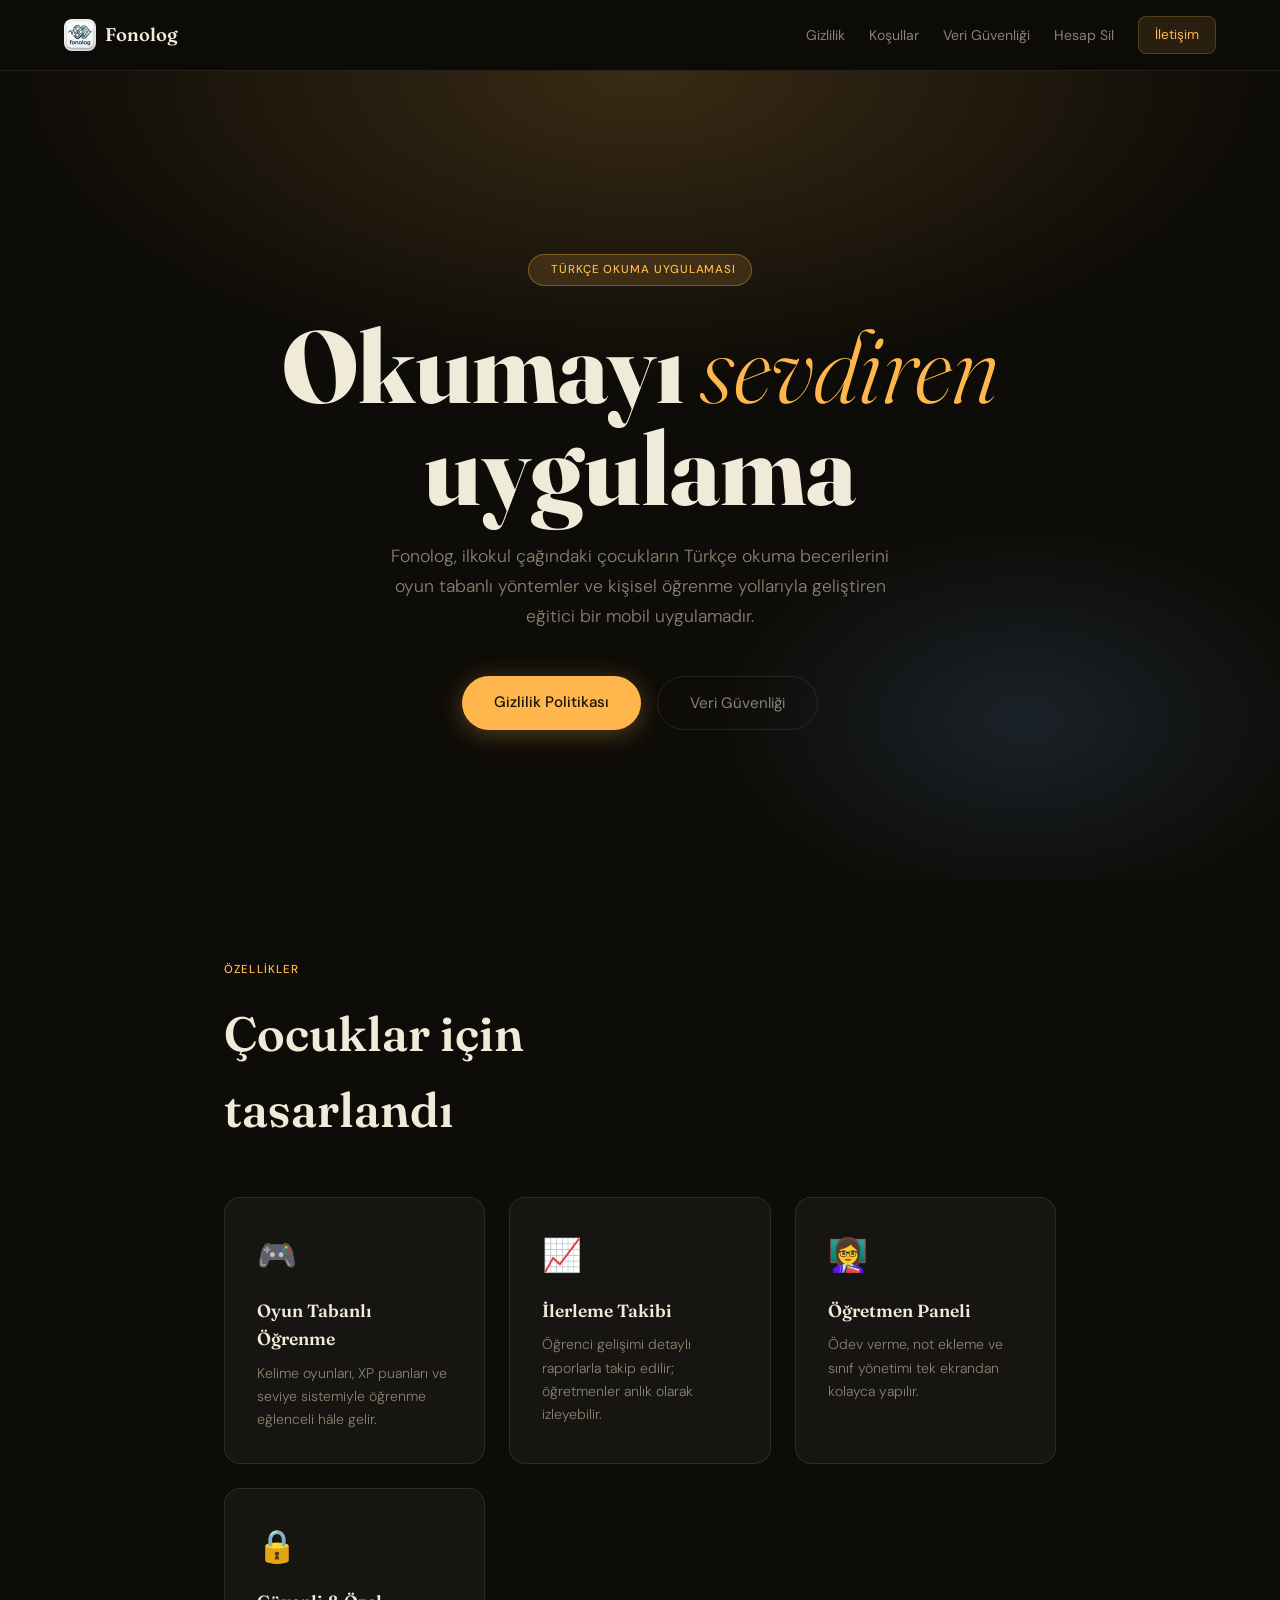
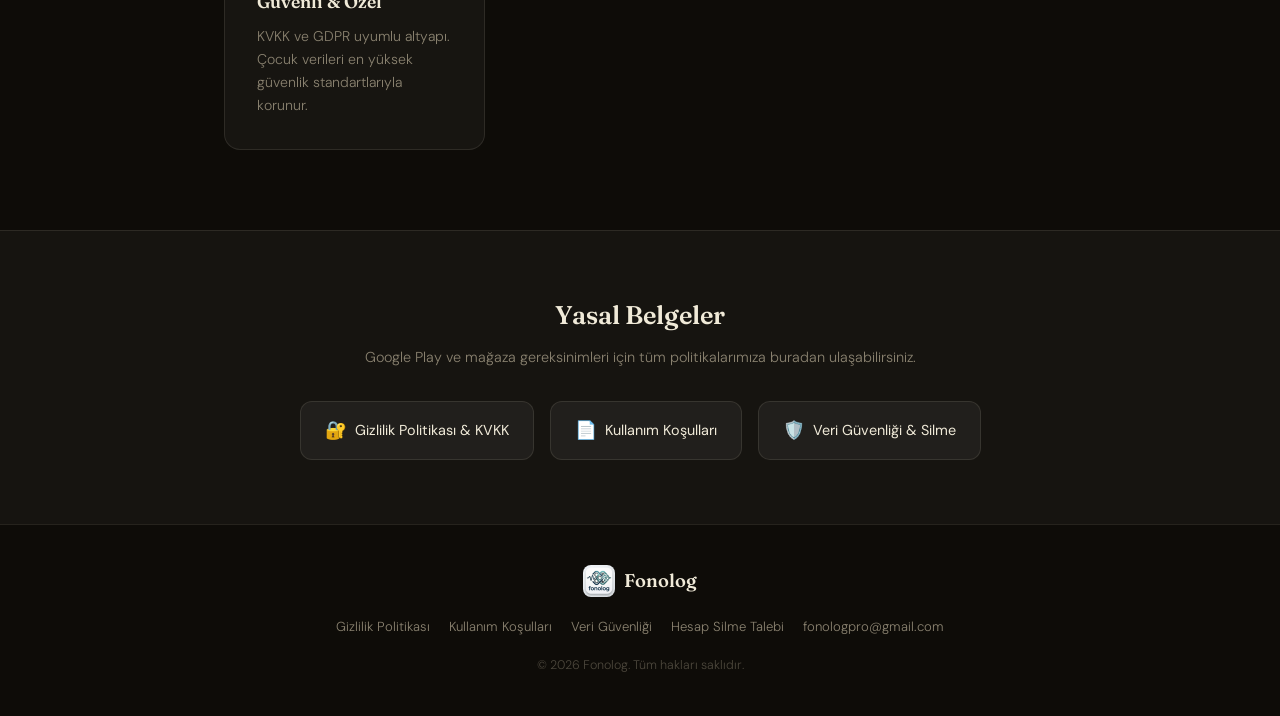
<file: index.html>
<!DOCTYPE html>
<html lang="tr">
<head>
  <meta charset="UTF-8" />
  <meta name="viewport" content="width=device-width, initial-scale=1.0" />
  <title>Fonolog — Türkçe Okuma Uygulaması</title>
  <meta name="description" content="Fonolog, çocukların Türkçe okuma becerilerini oyun tabanlı yöntemlerle geliştiren eğitici bir mobil uygulamadır." />
  <link rel="icon" type="image/svg+xml" href="favicon.svg" />
  <link rel="preconnect" href="https://fonts.googleapis.com" />
  <link rel="preconnect" href="https://fonts.gstatic.com" crossorigin />
  <link href="https://fonts.googleapis.com/css2?family=Fraunces:ital,opsz,wght@0,9..144,300;0,9..144,600;0,9..144,800;1,9..144,400&family=DM+Sans:wght@300;400;500&display=swap" rel="stylesheet" />
  <link rel="stylesheet" href="shared.css" />
  <style>
    /* ── HERO ── */
    .hero {
      min-height: 90vh;
      display: flex;
      flex-direction: column;
      justify-content: center;
      align-items: center;
      text-align: center;
      padding: 6rem var(--px) 4rem;
      position: relative;
      overflow: hidden;
    }
    .hero::before {
      content: '';
      position: absolute;
      inset: 0;
      background:
        radial-gradient(ellipse 70% 55% at 50% 0%, rgba(255,183,77,.18) 0%, transparent 70%),
        radial-gradient(ellipse 40% 40% at 80% 80%, rgba(108,180,255,.13) 0%, transparent 60%);
      pointer-events: none;
    }
    .hero-badge {
      display: inline-flex;
      align-items: center;
      gap: .45rem;
      background: rgba(255,183,77,.15);
      border: 1px solid rgba(255,183,77,.35);
      border-radius: 100px;
      padding: .35rem .9rem;
      font-family: var(--sans);
      font-size: .72rem;
      font-weight: 500;
      letter-spacing: .08em;
      text-transform: uppercase;
      color: var(--amber);
      margin-bottom: 1.8rem;
      opacity: 0;
      animation: fadeUp .6s .1s forwards;
    }
    .hero-badge span { font-size: .9em; }
    .hero h1 {
      font-family: var(--serif);
      font-size: clamp(2.8rem, 8vw, 6.5rem);
      font-weight: 800;
      line-height: 1.0;
      color: var(--text);
      max-width: 800px;
      margin: 0 auto 1.4rem;
      opacity: 0;
      animation: fadeUp .7s .2s forwards;
    }
    .hero h1 em {
      font-style: italic;
      font-weight: 300;
      color: var(--amber);
    }
    .hero p {
      font-family: var(--sans);
      font-size: 1.1rem;
      color: var(--muted);
      max-width: 520px;
      margin: 0 auto 2.8rem;
      line-height: 1.7;
      font-weight: 300;
      opacity: 0;
      animation: fadeUp .7s .35s forwards;
    }
    .hero-cta {
      display: flex;
      gap: 1rem;
      flex-wrap: wrap;
      justify-content: center;
      opacity: 0;
      animation: fadeUp .7s .5s forwards;
    }
    .btn-primary {
      background: var(--amber);
      color: #1a1206;
      font-family: var(--sans);
      font-weight: 500;
      font-size: .95rem;
      padding: .85rem 2rem;
      border-radius: 100px;
      text-decoration: none;
      transition: transform .2s, box-shadow .2s;
      box-shadow: 0 4px 24px rgba(255,183,77,.3);
    }
    .btn-primary:hover { transform: translateY(-2px); box-shadow: 0 8px 32px rgba(255,183,77,.4); }
    .btn-ghost {
      background: transparent;
      color: var(--muted);
      font-family: var(--sans);
      font-weight: 400;
      font-size: .95rem;
      padding: .85rem 2rem;
      border-radius: 100px;
      border: 1px solid var(--border);
      text-decoration: none;
      transition: border-color .2s, color .2s;
    }
    .btn-ghost:hover { border-color: var(--amber); color: var(--amber); }

    /* ── FEATURES ── */
    .features {
      padding: 5rem var(--px);
      max-width: 960px;
      margin: 0 auto;
    }
    .features-label {
      font-family: var(--sans);
      font-size: .72rem;
      letter-spacing: .1em;
      text-transform: uppercase;
      color: var(--amber);
      font-weight: 500;
      margin-bottom: 1rem;
    }
    .features h2 {
      font-family: var(--serif);
      font-size: clamp(1.8rem, 4vw, 3rem);
      font-weight: 600;
      color: var(--text);
      margin-bottom: 3rem;
      max-width: 500px;
    }
    .cards {
      display: grid;
      grid-template-columns: repeat(auto-fit, minmax(240px, 1fr));
      gap: 1.5rem;
    }
    .card {
      background: rgba(255,255,255,.04);
      border: 1px solid var(--border);
      border-radius: 16px;
      padding: 2rem;
      transition: border-color .2s, transform .2s;
    }
    .card:hover { border-color: rgba(255,183,77,.35); transform: translateY(-3px); }
    .card-icon { font-size: 2rem; margin-bottom: 1rem; }
    .card h3 {
      font-family: var(--serif);
      font-size: 1.1rem;
      font-weight: 600;
      color: var(--text);
      margin-bottom: .5rem;
    }
    .card p {
      font-family: var(--sans);
      font-size: .88rem;
      color: var(--muted);
      line-height: 1.65;
      font-weight: 300;
    }

    /* ── LEGAL LINKS ── */
    .legal-section {
      background: rgba(255,255,255,.03);
      border-top: 1px solid var(--border);
      padding: 4rem var(--px);
      text-align: center;
    }
    .legal-section h2 {
      font-family: var(--serif);
      font-size: 1.6rem;
      font-weight: 600;
      color: var(--text);
      margin-bottom: .6rem;
    }
    .legal-section p {
      font-family: var(--sans);
      font-size: .9rem;
      color: var(--muted);
      margin-bottom: 2rem;
      font-weight: 300;
    }
    .legal-links {
      display: flex;
      flex-wrap: wrap;
      gap: 1rem;
      justify-content: center;
    }
    .legal-link {
      display: inline-flex;
      align-items: center;
      gap: .5rem;
      background: rgba(255,255,255,.05);
      border: 1px solid var(--border);
      border-radius: 12px;
      padding: .9rem 1.5rem;
      text-decoration: none;
      color: var(--text);
      font-family: var(--sans);
      font-size: .9rem;
      font-weight: 400;
      transition: border-color .2s, background .2s;
    }
    .legal-link:hover { border-color: var(--amber); background: rgba(255,183,77,.07); }
    .legal-link-icon { font-size: 1.1rem; }
  </style>
</head>
<body>
  <nav class="nav">
    <a href="index.html" class="nav-logo">
      <img src="app-logo.png" alt="Fonolog logo" class="logo-mark" />
      <span>Fonolog</span>
    </a>
    <div class="nav-links">
      <a href="privacy.html">Gizlilik</a>
      <a href="terms.html">Koşullar</a>
      <a href="data-safety.html">Veri Güvenliği</a>
      <a href="account-deletion.html">Hesap Sil</a>
      <a href="mailto:fonologpro@gmail.com" class="nav-cta">İletişim</a>
    </div>
  </nav>

  <main>
    <section class="hero">
      <div class="hero-badge"><span></span> Türkçe Okuma Uygulaması</div>
      <h1>Okumayı <em>sevdiren</em> uygulama</h1>
      <p>Fonolog, ilkokul çağındaki çocukların Türkçe okuma becerilerini oyun tabanlı yöntemler ve kişisel öğrenme yollarıyla geliştiren eğitici bir mobil uygulamadır.</p>
      <div class="hero-cta">
        <a href="privacy.html" class="btn-primary">Gizlilik Politikası</a>
        <a href="data-safety.html" class="btn-ghost">Veri Güvenliği</a>
      </div>
    </section>

    <section class="features">
      <div class="features-label">Özellikler</div>
      <h2>Çocuklar için tasarlandı</h2>
      <div class="cards">
        <div class="card">
          <div class="card-icon">🎮</div>
          <h3>Oyun Tabanlı Öğrenme</h3>
          <p>Kelime oyunları, XP puanları ve seviye sistemiyle öğrenme eğlenceli hâle gelir.</p>
        </div>
        <div class="card">
          <div class="card-icon">📈</div>
          <h3>İlerleme Takibi</h3>
          <p>Öğrenci gelişimi detaylı raporlarla takip edilir; öğretmenler anlık olarak izleyebilir.</p>
        </div>
        <div class="card">
          <div class="card-icon">👩‍🏫</div>
          <h3>Öğretmen Paneli</h3>
          <p>Ödev verme, not ekleme ve sınıf yönetimi tek ekrandan kolayca yapılır.</p>
        </div>
        <div class="card">
          <div class="card-icon">🔒</div>
          <h3>Güvenli & Özel</h3>
          <p>KVKK ve GDPR uyumlu altyapı. Çocuk verileri en yüksek güvenlik standartlarıyla korunur.</p>
        </div>
      </div>
    </section>

    <section class="legal-section">
      <h2>Yasal Belgeler</h2>
      <p>Google Play ve mağaza gereksinimleri için tüm politikalarımıza buradan ulaşabilirsiniz.</p>
      <div class="legal-links">
        <a href="privacy.html" class="legal-link">
          <span class="legal-link-icon">🔐</span>
          Gizlilik Politikası & KVKK
        </a>
        <a href="terms.html" class="legal-link">
          <span class="legal-link-icon">📄</span>
          Kullanım Koşulları
        </a>
        <a href="data-safety.html" class="legal-link">
          <span class="legal-link-icon">🛡️</span>
          Veri Güvenliği & Silme
        </a>
      </div>
    </section>
  </main>

  <footer class="footer">
    <div class="footer-inner">
      <a href="index.html" class="nav-logo">
        <img src="app-logo.png" alt="Fonolog logo" class="logo-mark" />
        <span>Fonolog</span>
      </a>
      <div class="footer-links">
        <a href="privacy.html">Gizlilik Politikası</a>
        <a href="terms.html">Kullanım Koşulları</a>
        <a href="data-safety.html">Veri Güvenliği</a>
        <a href="account-deletion.html">Hesap Silme Talebi</a>
        <a href="mailto:fonologpro@gmail.com">fonologpro@gmail.com</a>
      </div>
      <p class="footer-copy">© 2026 Fonolog. Tüm hakları saklıdır.</p>
    </div>
  </footer>
</body>
</html>
</file>
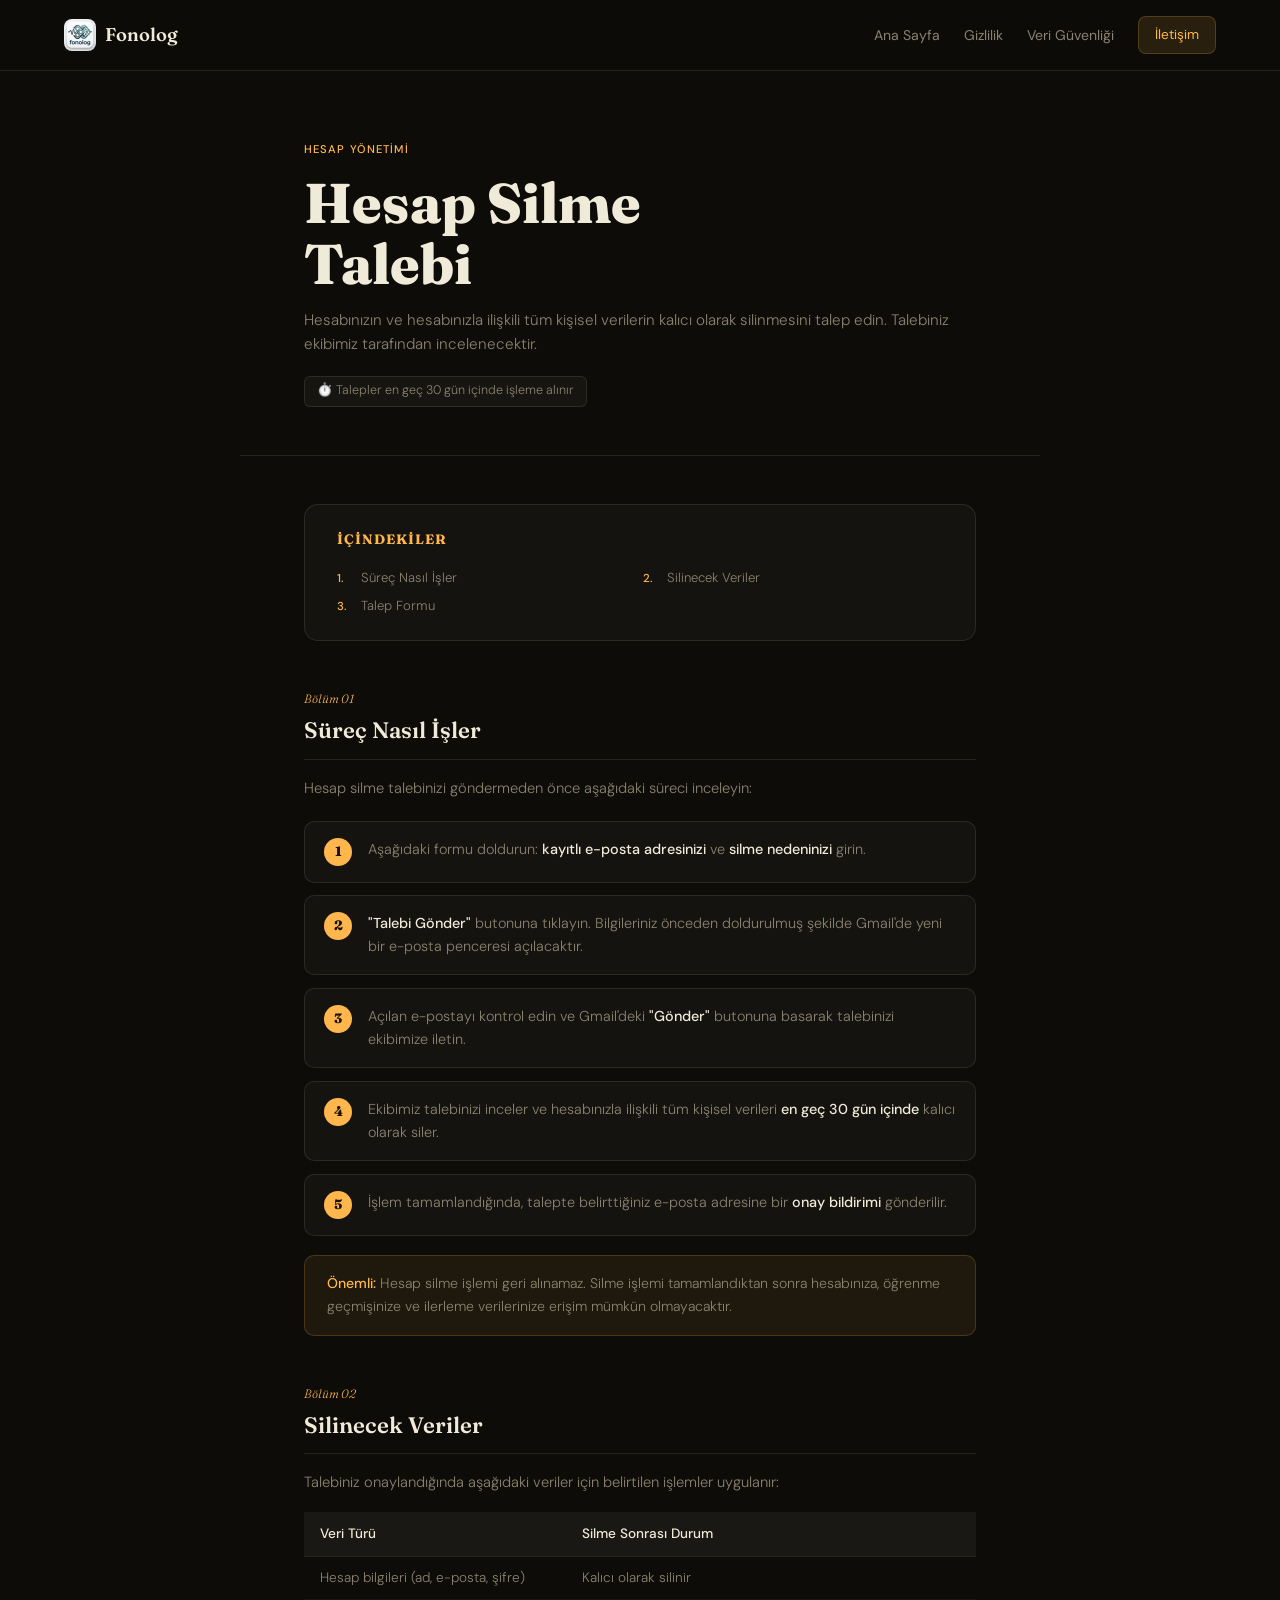
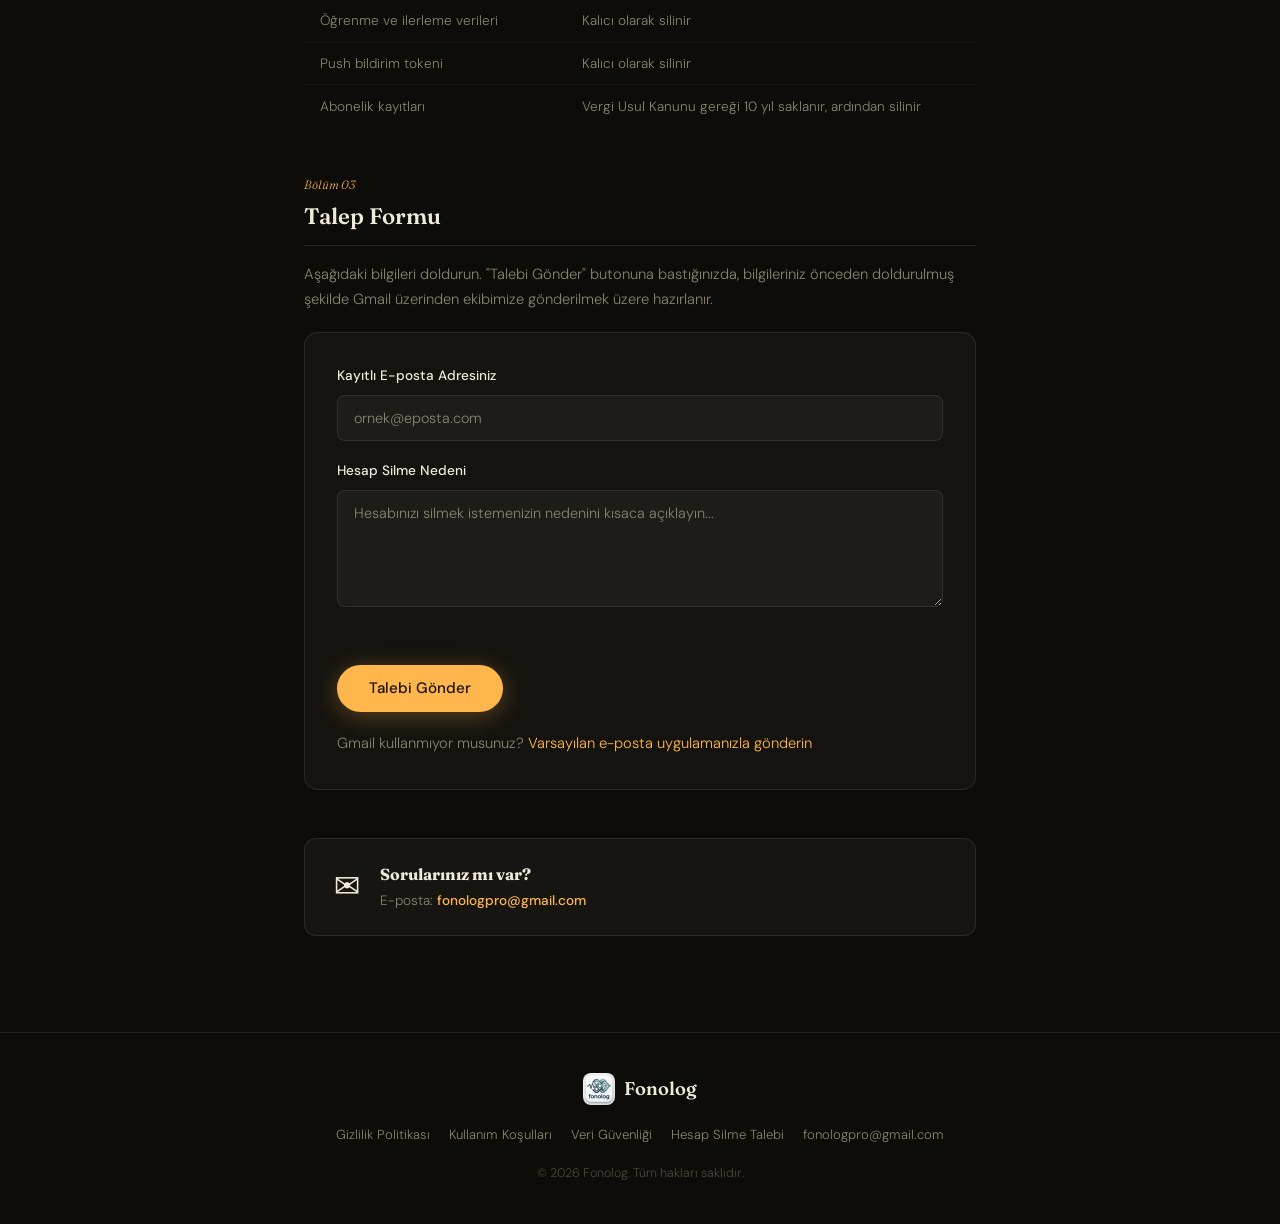
<file: account-deletion.html>
<!DOCTYPE html>
<html lang="tr">
<head>
  <meta charset="UTF-8" />
  <meta name="viewport" content="width=device-width, initial-scale=1.0" />
  <title>Hesap Silme Talebi — Fonolog</title>
  <meta name="description" content="Fonolog hesabınızı ve kişisel verilerinizi silmek için talep formu. Talebiniz ekibimiz tarafından incelenir ve KVKK kapsamında işleme alınır." />
  <link rel="icon" type="image/svg+xml" href="favicon.svg" />
  <link rel="preconnect" href="https://fonts.googleapis.com" />
  <link rel="preconnect" href="https://fonts.gstatic.com" crossorigin />
  <link href="https://fonts.googleapis.com/css2?family=Fraunces:ital,opsz,wght@0,9..144,300;0,9..144,600;0,9..144,800;1,9..144,400&family=DM+Sans:wght@300;400;500&display=swap" rel="stylesheet" />
  <link rel="stylesheet" href="shared.css" />
  <style>
    .delete-steps {
      counter-reset: step;
      margin: 1.2rem 0;
      display: flex;
      flex-direction: column;
      gap: .8rem;
    }
    .step {
      counter-increment: step;
      display: flex;
      gap: 1rem;
      align-items: flex-start;
      background: rgba(255,255,255,.03);
      border: 1px solid var(--border);
      border-radius: 10px;
      padding: 1rem 1.2rem;
    }
    .step::before {
      content: counter(step);
      display: flex;
      align-items: center;
      justify-content: center;
      width: 28px;
      height: 28px;
      min-width: 28px;
      background: var(--amber);
      color: #1a1206;
      font-family: var(--serif);
      font-weight: 800;
      font-size: .85rem;
      border-radius: 50%;
    }
    .step p { font-size: .9rem; color: var(--muted); line-height: 1.6; }
    .step strong { color: var(--text); }

    /* ── FORM ── */
    .deletion-form {
      background: rgba(255,255,255,.03);
      border: 1px solid var(--border);
      border-radius: 14px;
      padding: 2rem;
      margin-top: 1.2rem;
      display: flex;
      flex-direction: column;
      gap: 1.2rem;
    }
    .form-group { display: flex; flex-direction: column; gap: .5rem; }
    .form-group label {
      font-size: .85rem;
      color: var(--text);
      font-weight: 500;
    }
    .form-group input,
    .form-group textarea {
      background: rgba(255,255,255,.04);
      border: 1px solid var(--border);
      border-radius: 8px;
      padding: .8rem 1rem;
      color: var(--text);
      font-family: var(--sans);
      font-size: .9rem;
      font-weight: 300;
      resize: vertical;
      transition: border-color .2s;
    }
    .form-group input:focus,
    .form-group textarea:focus {
      outline: none;
      border-color: var(--amber);
    }
    .form-group input::placeholder,
    .form-group textarea::placeholder { color: var(--muted); }

    .form-error {
      color: #ff8a8a;
      font-size: .85rem;
      min-height: 1.2rem;
    }

    .send-btn {
      align-self: flex-start;
      background: var(--amber);
      color: #1a1206;
      font-family: var(--sans);
      font-weight: 500;
      font-size: .95rem;
      padding: .85rem 2rem;
      border-radius: 100px;
      border: none;
      cursor: pointer;
      transition: transform .2s, box-shadow .2s;
      box-shadow: 0 4px 24px rgba(255,183,77,.3);
    }
    .send-btn:hover { transform: translateY(-2px); box-shadow: 0 8px 32px rgba(255,183,77,.4); }

    .form-fallback {
      font-size: .82rem;
      color: var(--muted);
    }
    .form-fallback a { color: var(--amber); text-decoration: none; }
    .form-fallback a:hover { text-decoration: underline; }
  </style>
</head>
<body>
  <nav class="nav">
    <a href="index.html" class="nav-logo">
      <img src="app-logo.png" alt="Fonolog logo" class="logo-mark" />
      <span>Fonolog</span>
    </a>
    <div class="nav-links">
      <a href="index.html">Ana Sayfa</a>
      <a href="privacy.html">Gizlilik</a>
      <a href="data-safety.html">Veri Güvenliği</a>
      <a href="mailto:fonologpro@gmail.com" class="nav-cta">İletişim</a>
    </div>
  </nav>

  <div class="page-hero">
    <div class="page-tag">Hesap Yönetimi</div>
    <h1>Hesap Silme<br>Talebi</h1>
    <p class="subtitle">Hesabınızın ve hesabınızla ilişkili tüm kişisel verilerin kalıcı olarak silinmesini talep edin. Talebiniz ekibimiz tarafından incelenecektir.</p>
    <div class="update-badge">⏱️ Talepler en geç 30 gün içinde işleme alınır</div>
  </div>

  <div class="legal-content">

    <div class="legal-toc">
      <h4>İçindekiler</h4>
      <ol>
        <li><a href="#ad1">Süreç Nasıl İşler</a></li>
        <li><a href="#ad2">Silinecek Veriler</a></li>
        <li><a href="#ad3">Talep Formu</a></li>
      </ol>
    </div>

    <!-- AD1 -->
    <div class="legal-section-block" id="ad1">
      <div class="section-number">Bölüm 01</div>
      <h2>Süreç Nasıl İşler</h2>
      <p>Hesap silme talebinizi göndermeden önce aşağıdaki süreci inceleyin:</p>
      <div class="delete-steps">
        <div class="step"><p>Aşağıdaki formu doldurun: <strong>kayıtlı e-posta adresinizi</strong> ve <strong>silme nedeninizi</strong> girin.</p></div>
        <div class="step"><p><strong>"Talebi Gönder"</strong> butonuna tıklayın. Bilgileriniz önceden doldurulmuş şekilde Gmail'de yeni bir e-posta penceresi açılacaktır.</p></div>
        <div class="step"><p>Açılan e-postayı kontrol edin ve Gmail'deki <strong>"Gönder"</strong> butonuna basarak talebinizi ekibimize iletin.</p></div>
        <div class="step"><p>Ekibimiz talebinizi inceler ve hesabınızla ilişkili tüm kişisel verileri <strong>en geç 30 gün içinde</strong> kalıcı olarak siler.</p></div>
        <div class="step"><p>İşlem tamamlandığında, talepte belirttiğiniz e-posta adresine bir <strong>onay bildirimi</strong> gönderilir.</p></div>
      </div>
      <div class="info-box" style="margin-top:1rem">
        <strong>Önemli:</strong> Hesap silme işlemi geri alınamaz. Silme işlemi tamamlandıktan sonra hesabınıza, öğrenme geçmişinize ve ilerleme verilerinize erişim mümkün olmayacaktır.
      </div>
    </div>

    <!-- AD2 -->
    <div class="legal-section-block" id="ad2">
      <div class="section-number">Bölüm 02</div>
      <h2>Silinecek Veriler</h2>
      <p>Talebiniz onaylandığında aşağıdaki veriler için belirtilen işlemler uygulanır:</p>
      <table class="data-table" style="margin-top:1rem">
        <thead>
          <tr>
            <th>Veri Türü</th>
            <th>Silme Sonrası Durum</th>
          </tr>
        </thead>
        <tbody>
          <tr>
            <td>Hesap bilgileri (ad, e-posta, şifre)</td>
            <td>Kalıcı olarak silinir</td>
          </tr>
          <tr>
            <td>Öğrenme ve ilerleme verileri</td>
            <td>Kalıcı olarak silinir</td>
          </tr>
          <tr>
            <td>Push bildirim tokeni</td>
            <td>Kalıcı olarak silinir</td>
          </tr>
          <tr>
            <td>Abonelik kayıtları</td>
            <td>Vergi Usul Kanunu gereği 10 yıl saklanır, ardından silinir</td>
          </tr>
        </tbody>
      </table>
    </div>

    <!-- AD3 -->
    <div class="legal-section-block" id="ad3">
      <div class="section-number">Bölüm 03</div>
      <h2>Talep Formu</h2>
      <p>Aşağıdaki bilgileri doldurun. "Talebi Gönder" butonuna bastığınızda, bilgileriniz önceden doldurulmuş şekilde Gmail üzerinden ekibimize gönderilmek üzere hazırlanır.</p>

      <form class="deletion-form" onsubmit="return false;">
        <div class="form-group">
          <label for="user-email">Kayıtlı E-posta Adresiniz</label>
          <input type="email" id="user-email" placeholder="ornek@eposta.com" required />
        </div>
        <div class="form-group">
          <label for="reason">Hesap Silme Nedeni</label>
          <textarea id="reason" rows="5" placeholder="Hesabınızı silmek istemenizin nedenini kısaca açıklayın..." required></textarea>
        </div>
        <div class="form-error" id="form-error"></div>
        <button type="button" class="send-btn" id="send-btn">Talebi Gönder</button>
        <p class="form-fallback">Gmail kullanmıyor musunuz? <a href="#" id="mailto-fallback">Varsayılan e-posta uygulamanızla gönderin</a></p>
      </form>
    </div>

    <div class="contact-box">
      <div class="contact-icon">✉️</div>
      <div>
        <h4>Sorularınız mı var?</h4>
        <p>E-posta: <a href="mailto:fonologpro@gmail.com">fonologpro@gmail.com</a></p>
      </div>
    </div>

  </div>

  <footer class="footer">
    <div class="footer-inner">
      <a href="index.html" class="nav-logo">
        <img src="app-logo.png" alt="Fonolog logo" class="logo-mark" />
        <span>Fonolog</span>
      </a>
      <div class="footer-links">
        <a href="privacy.html">Gizlilik Politikası</a>
        <a href="terms.html">Kullanım Koşulları</a>
        <a href="data-safety.html">Veri Güvenliği</a>
        <a href="account-deletion.html">Hesap Silme Talebi</a>
        <a href="mailto:fonologpro@gmail.com">fonologpro@gmail.com</a>
      </div>
      <p class="footer-copy">© 2026 Fonolog. Tüm hakları saklıdır.</p>
    </div>
  </footer>

  <script>
    function buildRequestContent() {
      var email = document.getElementById('user-email').value.trim();
      var reason = document.getElementById('reason').value.trim();
      var errorEl = document.getElementById('form-error');
      var emailRegex = /^[^\s@]+@[^\s@]+\.[^\s@]+$/;

      if (!email || !reason) {
        errorEl.textContent = 'Lütfen tüm alanları doldurun.';
        return null;
      }
      if (!emailRegex.test(email)) {
        errorEl.textContent = 'Lütfen geçerli bir e-posta adresi girin.';
        return null;
      }
      errorEl.textContent = '';

      var subject = 'Hesap Silme Talebi';
      var body = 'Merhaba Fonolog Ekibi,\n\n'
        + 'Aşağıdaki hesabımın ve ilişkili tüm kişisel verilerimin KVKK kapsamında silinmesini talep ediyorum.\n\n'
        + 'Kayıtlı E-posta: ' + email + '\n\n'
        + 'Silme Nedeni:\n' + reason + '\n\n'
        + 'Teşekkürler.';

      return { subject: subject, body: body };
    }

    document.getElementById('send-btn').addEventListener('click', function () {
      var data = buildRequestContent();
      if (!data) return;
      var url = 'https://mail.google.com/mail/?view=cm&fs=1&to=fonologpro@gmail.com'
        + '&su=' + encodeURIComponent(data.subject)
        + '&body=' + encodeURIComponent(data.body);
      window.open(url, '_blank');
    });

    document.getElementById('mailto-fallback').addEventListener('click', function (e) {
      e.preventDefault();
      var data = buildRequestContent();
      if (!data) return;
      window.location.href = 'mailto:fonologpro@gmail.com'
        + '?subject=' + encodeURIComponent(data.subject)
        + '&body=' + encodeURIComponent(data.body);
    });
  </script>
</body>
</html>
</file>
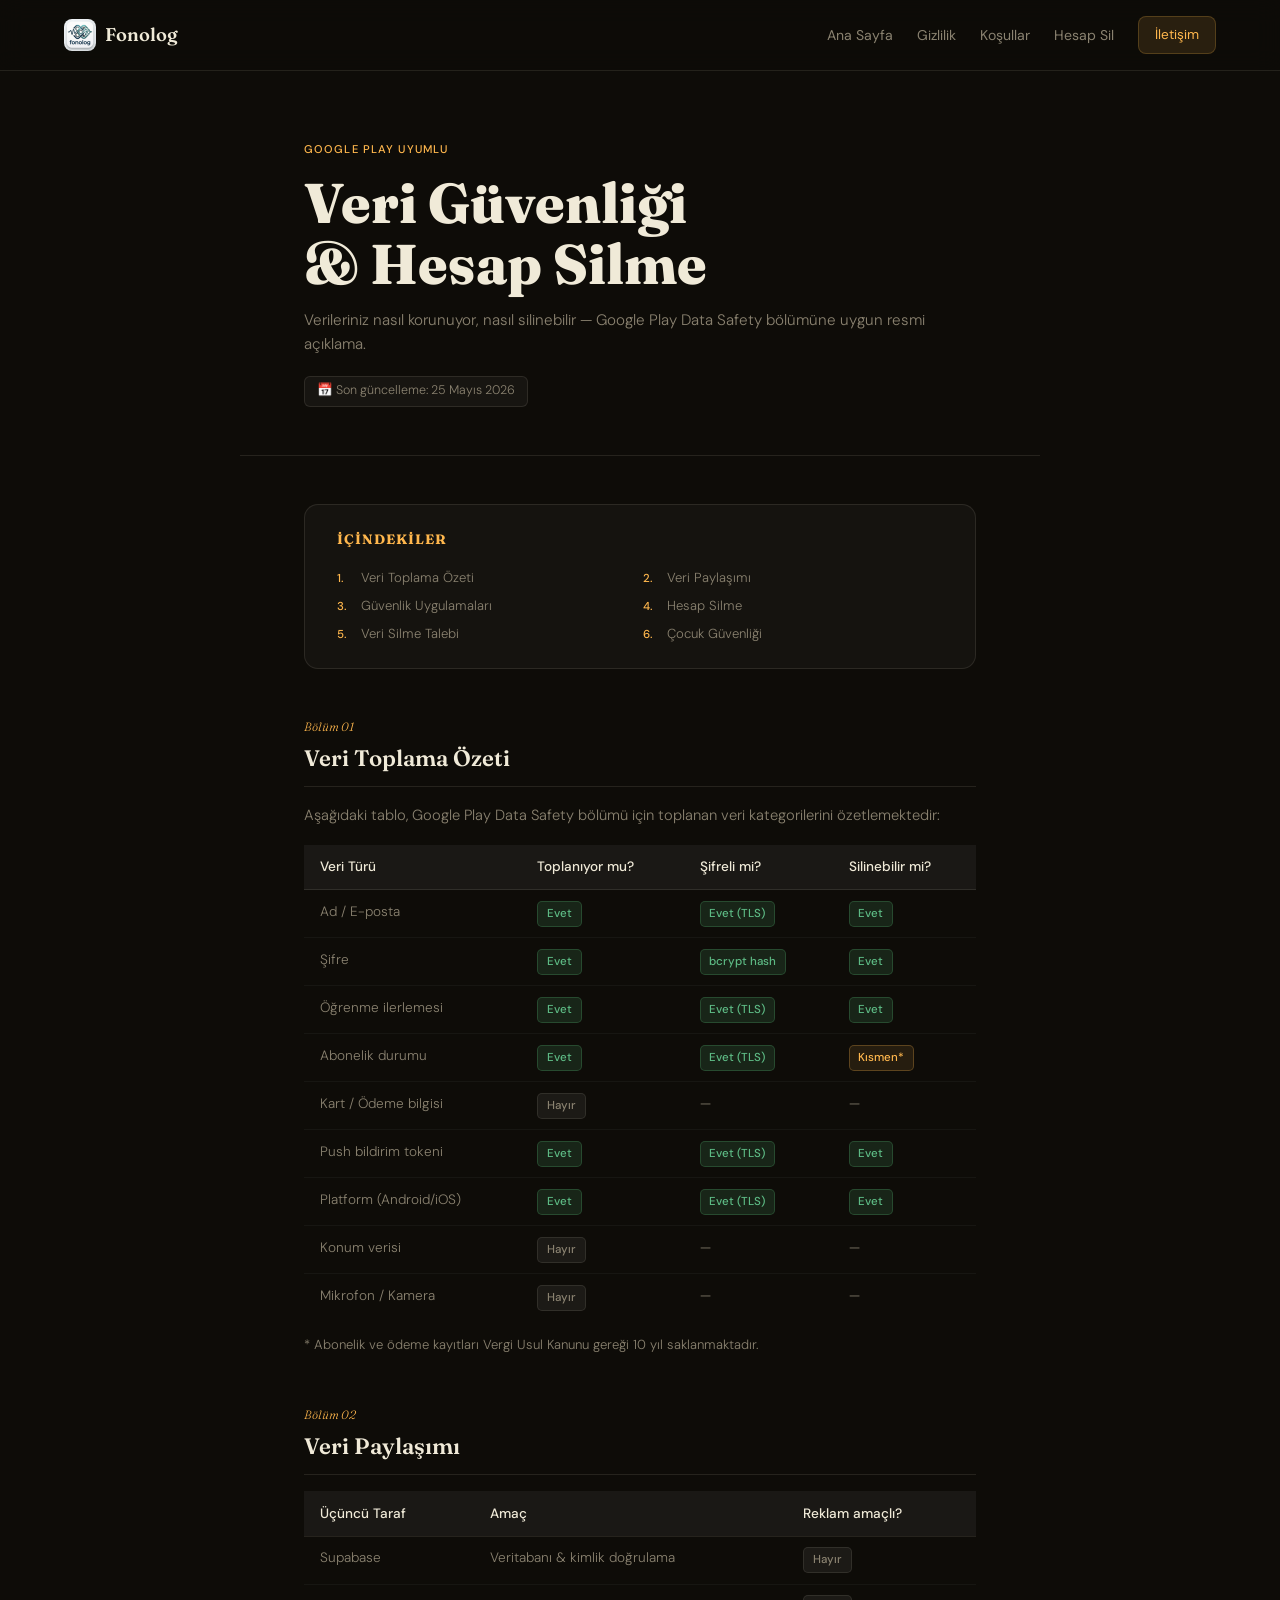
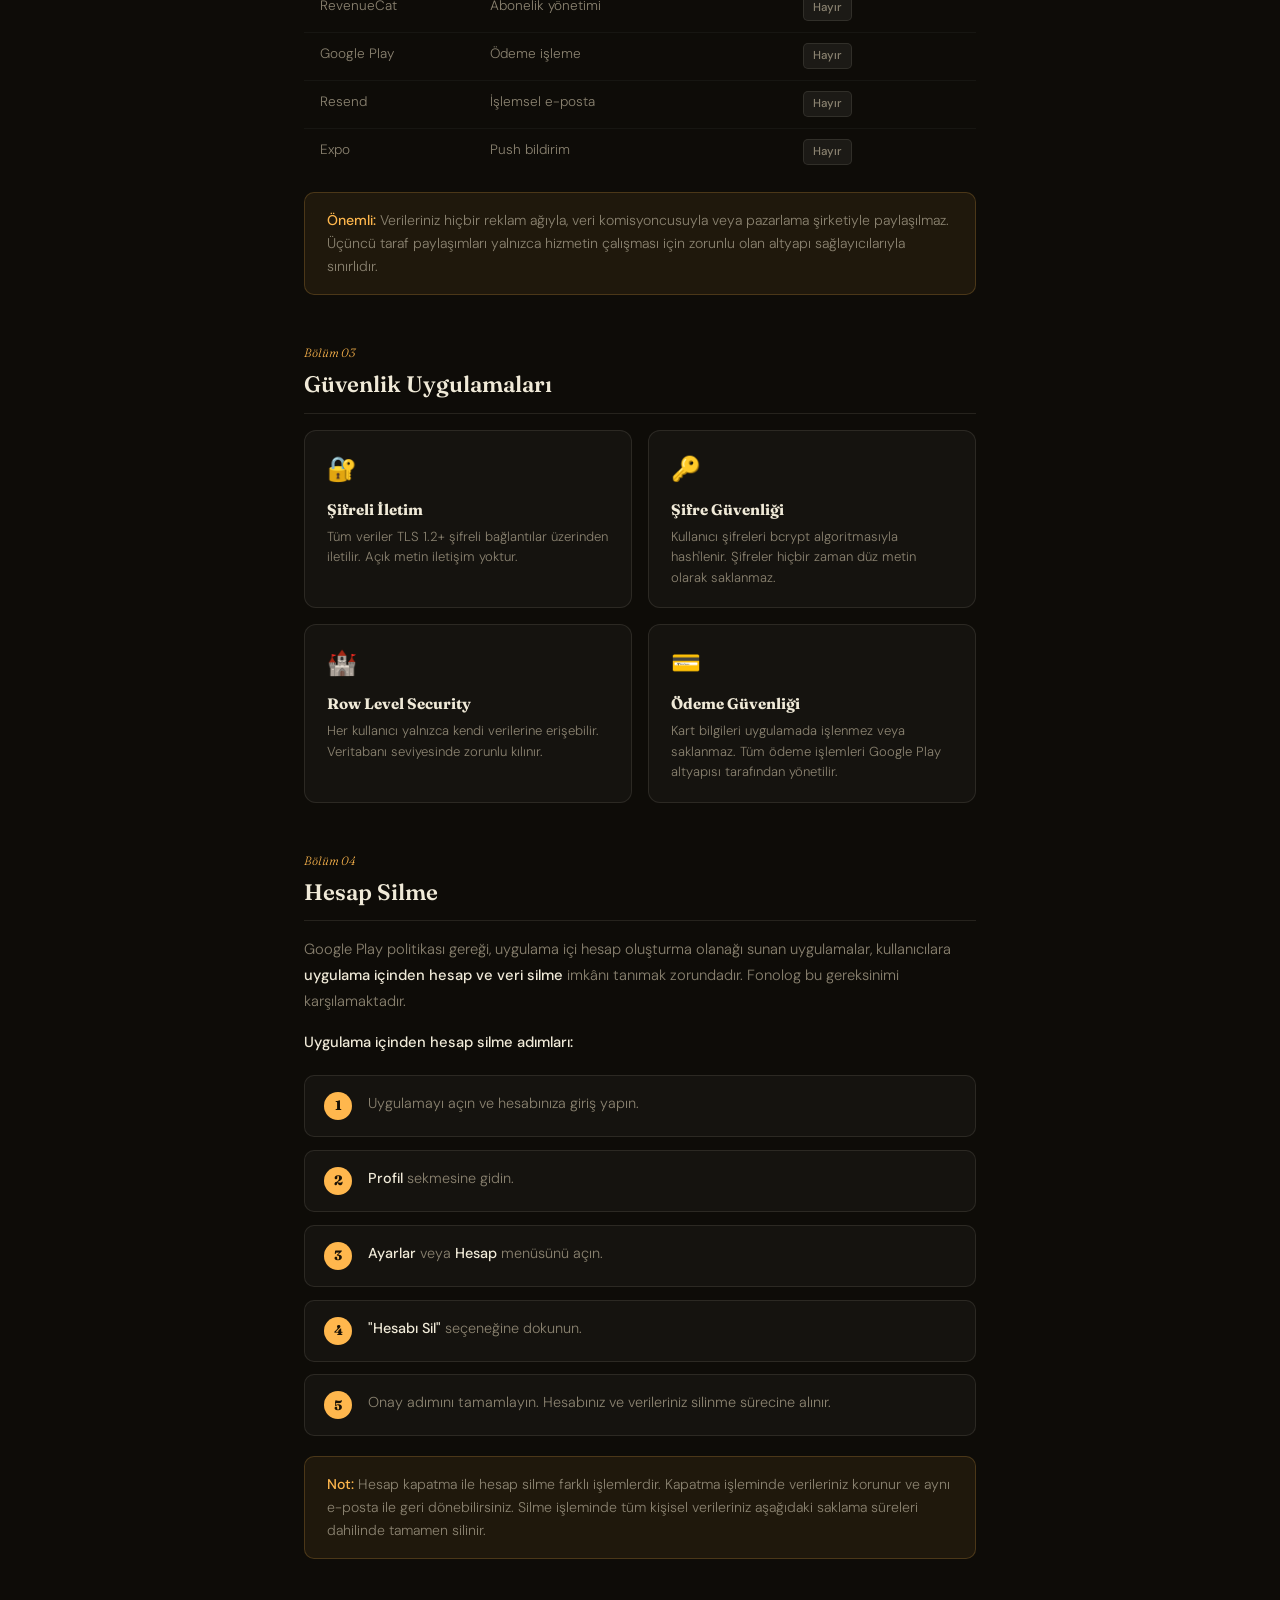
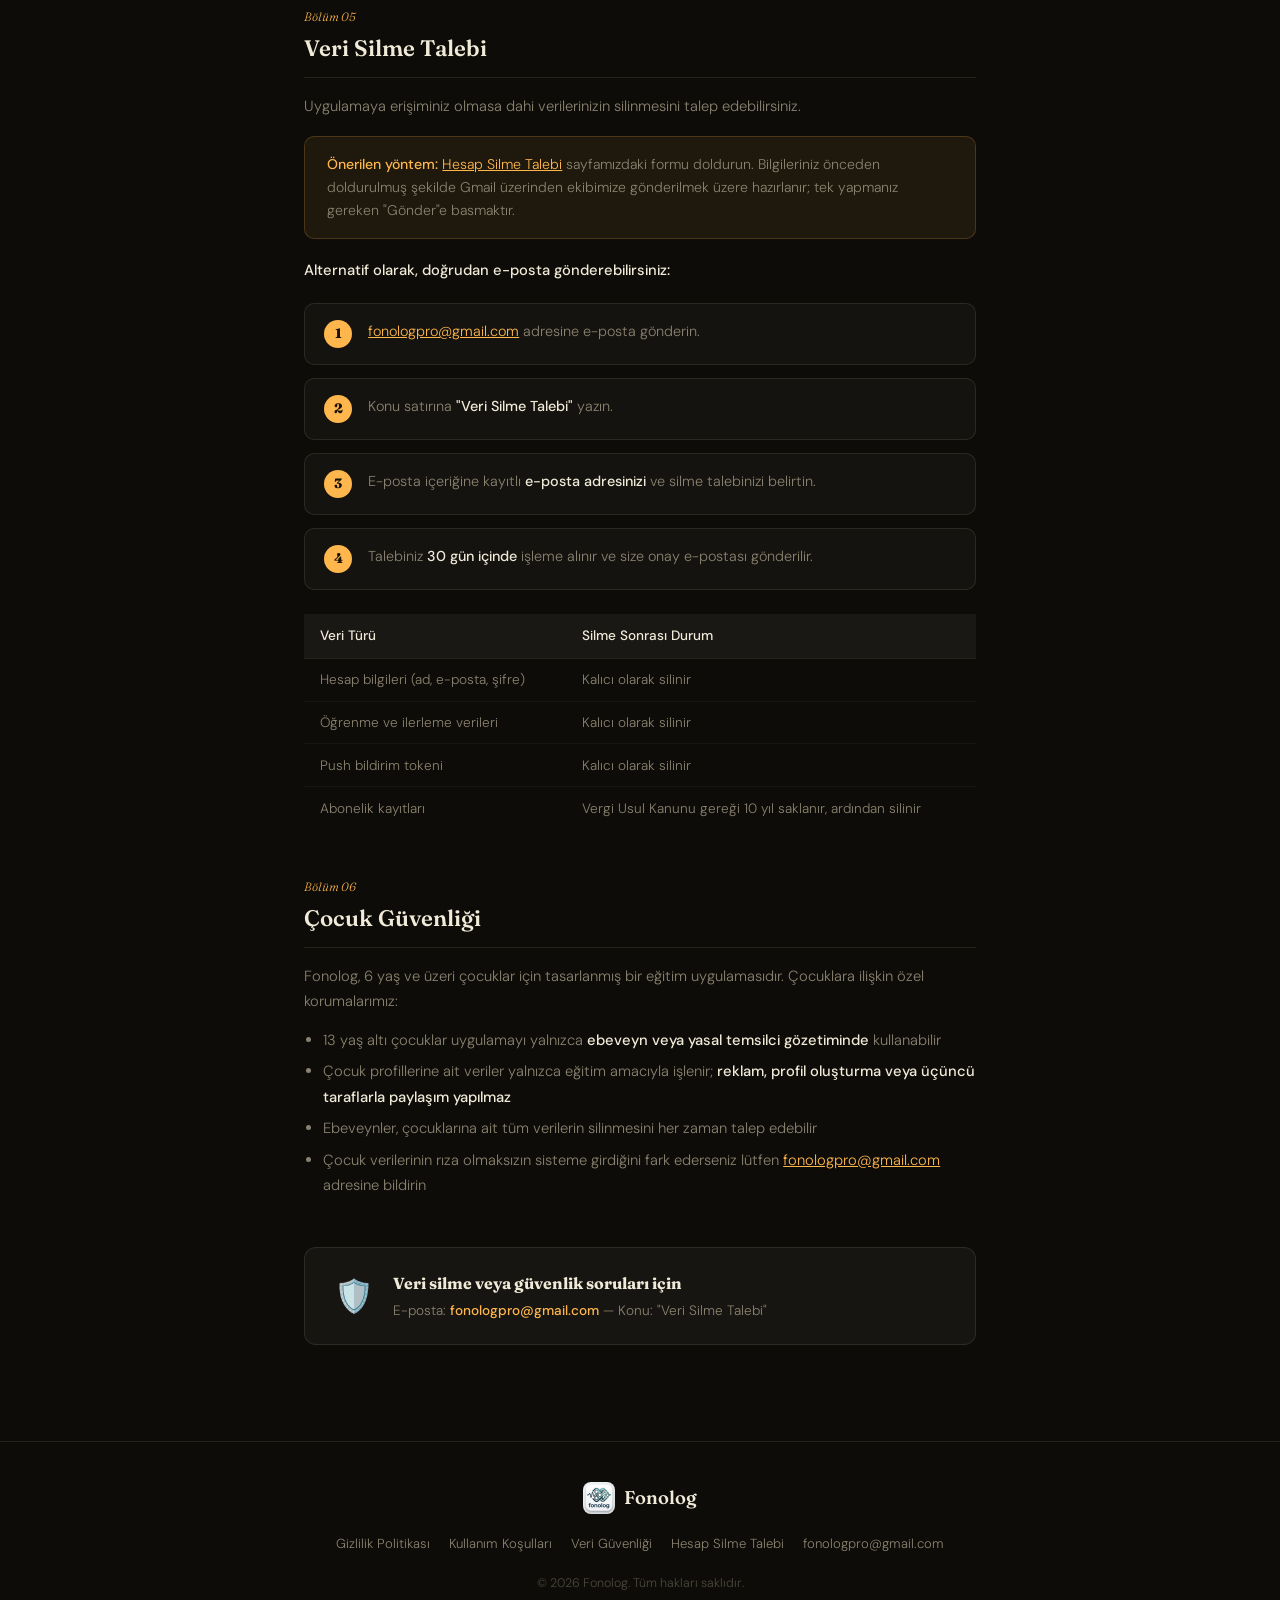
<file: data-safety.html>
<!DOCTYPE html>
<html lang="tr">
<head>
  <meta charset="UTF-8" />
  <meta name="viewport" content="width=device-width, initial-scale=1.0" />
  <title>Veri Güvenliği & Hesap Silme — Fonolog</title>
  <meta name="description" content="Fonolog veri güvenliği, hesap silme ve veri silme talebi sayfası. Google Play Data Safety gereksinimlerine uygun resmi açıklama." />
  <link rel="icon" type="image/svg+xml" href="favicon.svg" />
  <link rel="preconnect" href="https://fonts.googleapis.com" />
  <link rel="preconnect" href="https://fonts.gstatic.com" crossorigin />
  <link href="https://fonts.googleapis.com/css2?family=Fraunces:ital,opsz,wght@0,9..144,300;0,9..144,600;0,9..144,800;1,9..144,400&family=DM+Sans:wght@300;400;500&display=swap" rel="stylesheet" />
  <link rel="stylesheet" href="shared.css" />
  <style>
    .delete-steps {
      counter-reset: step;
      margin: 1.2rem 0;
      display: flex;
      flex-direction: column;
      gap: .8rem;
    }
    .step {
      counter-increment: step;
      display: flex;
      gap: 1rem;
      align-items: flex-start;
      background: rgba(255,255,255,.03);
      border: 1px solid var(--border);
      border-radius: 10px;
      padding: 1rem 1.2rem;
    }
    .step::before {
      content: counter(step);
      display: flex;
      align-items: center;
      justify-content: center;
      width: 28px;
      height: 28px;
      min-width: 28px;
      background: var(--amber);
      color: #1a1206;
      font-family: var(--serif);
      font-weight: 800;
      font-size: .85rem;
      border-radius: 50%;
    }
    .step p { font-size: .9rem; color: var(--muted); line-height: 1.6; }
    .step strong { color: var(--text); }

    .safety-grid {
      display: grid;
      grid-template-columns: repeat(auto-fit, minmax(220px, 1fr));
      gap: 1rem;
      margin-top: 1rem;
    }
    .safety-card {
      background: rgba(255,255,255,.03);
      border: 1px solid var(--border);
      border-radius: 12px;
      padding: 1.2rem 1.4rem;
    }
    .safety-card .s-icon { font-size: 1.5rem; margin-bottom: .6rem; }
    .safety-card h4 {
      font-family: var(--serif);
      font-size: .95rem;
      color: var(--text);
      margin-bottom: .3rem;
    }
    .safety-card p { font-size: .82rem; color: var(--muted); line-height: 1.55; }
  </style>
</head>
<body>
  <nav class="nav">
    <a href="index.html" class="nav-logo">
      <img src="app-logo.png" alt="Fonolog logo" class="logo-mark" />
      <span>Fonolog</span>
    </a>
    <div class="nav-links">
      <a href="index.html">Ana Sayfa</a>
      <a href="privacy.html">Gizlilik</a>
      <a href="terms.html">Koşullar</a>
      <a href="account-deletion.html">Hesap Sil</a>
      <a href="mailto:fonologpro@gmail.com" class="nav-cta">İletişim</a>
    </div>
  </nav>

  <div class="page-hero">
    <div class="page-tag">Google Play Uyumlu</div>
    <h1>Veri Güvenliği<br>&amp; Hesap Silme</h1>
    <p class="subtitle">Verileriniz nasıl korunuyor, nasıl silinebilir — Google Play Data Safety bölümüne uygun resmi açıklama.</p>
    <div class="update-badge">📅 Son güncelleme: 25 Mayıs 2026</div>
  </div>

  <div class="legal-content">

    <div class="legal-toc">
      <h4>İçindekiler</h4>
      <ol>
        <li><a href="#ds1">Veri Toplama Özeti</a></li>
        <li><a href="#ds2">Veri Paylaşımı</a></li>
        <li><a href="#ds3">Güvenlik Uygulamaları</a></li>
        <li><a href="#ds4">Hesap Silme</a></li>
        <li><a href="#ds5">Veri Silme Talebi</a></li>
        <li><a href="#ds6">Çocuk Güvenliği</a></li>
      </ol>
    </div>

    <!-- DS1 -->
    <div class="legal-section-block" id="ds1">
      <div class="section-number">Bölüm 01</div>
      <h2>Veri Toplama Özeti</h2>
      <p>Aşağıdaki tablo, Google Play Data Safety bölümü için toplanan veri kategorilerini özetlemektedir:</p>

      <table class="data-table" style="margin-top:1rem">
        <thead>
          <tr>
            <th>Veri Türü</th>
            <th>Toplanıyor mu?</th>
            <th>Şifreli mi?</th>
            <th>Silinebilir mi?</th>
          </tr>
        </thead>
        <tbody>
          <tr>
            <td>Ad / E-posta</td>
            <td><span class="badge badge-yes">Evet</span></td>
            <td><span class="badge badge-yes">Evet (TLS)</span></td>
            <td><span class="badge badge-yes">Evet</span></td>
          </tr>
          <tr>
            <td>Şifre</td>
            <td><span class="badge badge-yes">Evet</span></td>
            <td><span class="badge badge-yes">bcrypt hash</span></td>
            <td><span class="badge badge-yes">Evet</span></td>
          </tr>
          <tr>
            <td>Öğrenme ilerlemesi</td>
            <td><span class="badge badge-yes">Evet</span></td>
            <td><span class="badge badge-yes">Evet (TLS)</span></td>
            <td><span class="badge badge-yes">Evet</span></td>
          </tr>
          <tr>
            <td>Abonelik durumu</td>
            <td><span class="badge badge-yes">Evet</span></td>
            <td><span class="badge badge-yes">Evet (TLS)</span></td>
            <td><span class="badge badge-cond">Kısmen*</span></td>
          </tr>
          <tr>
            <td>Kart / Ödeme bilgisi</td>
            <td><span class="badge badge-no">Hayır</span></td>
            <td>—</td>
            <td>—</td>
          </tr>
          <tr>
            <td>Push bildirim tokeni</td>
            <td><span class="badge badge-yes">Evet</span></td>
            <td><span class="badge badge-yes">Evet (TLS)</span></td>
            <td><span class="badge badge-yes">Evet</span></td>
          </tr>
          <tr>
            <td>Platform (Android/iOS)</td>
            <td><span class="badge badge-yes">Evet</span></td>
            <td><span class="badge badge-yes">Evet (TLS)</span></td>
            <td><span class="badge badge-yes">Evet</span></td>
          </tr>
          <tr>
            <td>Konum verisi</td>
            <td><span class="badge badge-no">Hayır</span></td>
            <td>—</td>
            <td>—</td>
          </tr>
          <tr>
            <td>Mikrofon / Kamera</td>
            <td><span class="badge badge-no">Hayır</span></td>
            <td>—</td>
            <td>—</td>
          </tr>
        </tbody>
      </table>
      <p style="margin-top:.8rem; font-size:.82rem">* Abonelik ve ödeme kayıtları Vergi Usul Kanunu gereği 10 yıl saklanmaktadır.</p>
    </div>

    <!-- DS2 -->
    <div class="legal-section-block" id="ds2">
      <div class="section-number">Bölüm 02</div>
      <h2>Veri Paylaşımı</h2>
      <table class="data-table">
        <thead>
          <tr>
            <th>Üçüncü Taraf</th>
            <th>Amaç</th>
            <th>Reklam amaçlı?</th>
          </tr>
        </thead>
        <tbody>
          <tr>
            <td>Supabase</td>
            <td>Veritabanı & kimlik doğrulama</td>
            <td><span class="badge badge-no">Hayır</span></td>
          </tr>
          <tr>
            <td>RevenueCat</td>
            <td>Abonelik yönetimi</td>
            <td><span class="badge badge-no">Hayır</span></td>
          </tr>
          <tr>
            <td>Google Play</td>
            <td>Ödeme işleme</td>
            <td><span class="badge badge-no">Hayır</span></td>
          </tr>
          <tr>
            <td>Resend</td>
            <td>İşlemsel e-posta</td>
            <td><span class="badge badge-no">Hayır</span></td>
          </tr>
          <tr>
            <td>Expo</td>
            <td>Push bildirim</td>
            <td><span class="badge badge-no">Hayır</span></td>
          </tr>
        </tbody>
      </table>
      <div class="info-box" style="margin-top:1rem">
        <strong>Önemli:</strong> Verileriniz hiçbir reklam ağıyla, veri komisyoncusuyla veya pazarlama şirketiyle paylaşılmaz. Üçüncü taraf paylaşımları yalnızca hizmetin çalışması için zorunlu olan altyapı sağlayıcılarıyla sınırlıdır.
      </div>
    </div>

    <!-- DS3 -->
    <div class="legal-section-block" id="ds3">
      <div class="section-number">Bölüm 03</div>
      <h2>Güvenlik Uygulamaları</h2>
      <div class="safety-grid">
        <div class="safety-card">
          <div class="s-icon">🔐</div>
          <h4>Şifreli İletim</h4>
          <p>Tüm veriler TLS 1.2+ şifreli bağlantılar üzerinden iletilir. Açık metin iletişim yoktur.</p>
        </div>
        <div class="safety-card">
          <div class="s-icon">🔑</div>
          <h4>Şifre Güvenliği</h4>
          <p>Kullanıcı şifreleri bcrypt algoritmasıyla hash'lenir. Şifreler hiçbir zaman düz metin olarak saklanmaz.</p>
        </div>
        <div class="safety-card">
          <div class="s-icon">🏰</div>
          <h4>Row Level Security</h4>
          <p>Her kullanıcı yalnızca kendi verilerine erişebilir. Veritabanı seviyesinde zorunlu kılınır.</p>
        </div>
        <div class="safety-card">
          <div class="s-icon">💳</div>
          <h4>Ödeme Güvenliği</h4>
          <p>Kart bilgileri uygulamada işlenmez veya saklanmaz. Tüm ödeme işlemleri Google Play altyapısı tarafından yönetilir.</p>
        </div>
      </div>
    </div>

    <!-- DS4 -->
    <div class="legal-section-block" id="ds4">
      <div class="section-number">Bölüm 04</div>
      <h2>Hesap Silme</h2>
      <p>Google Play politikası gereği, uygulama içi hesap oluşturma olanağı sunan uygulamalar, kullanıcılara <strong>uygulama içinden hesap ve veri silme</strong> imkânı tanımak zorundadır. Fonolog bu gereksinimi karşılamaktadır.</p>

      <p style="margin-top:1rem; margin-bottom:.8rem"><strong>Uygulama içinden hesap silme adımları:</strong></p>
      <div class="delete-steps">
        <div class="step"><p>Uygulamayı açın ve hesabınıza giriş yapın.</p></div>
        <div class="step"><p><strong>Profil</strong> sekmesine gidin.</p></div>
        <div class="step"><p><strong>Ayarlar</strong> veya <strong>Hesap</strong> menüsünü açın.</p></div>
        <div class="step"><p><strong>"Hesabı Sil"</strong> seçeneğine dokunun.</p></div>
        <div class="step"><p>Onay adımını tamamlayın. Hesabınız ve verileriniz silinme sürecine alınır.</p></div>
      </div>

      <div class="info-box" style="margin-top:1rem">
        <strong>Not:</strong> Hesap kapatma ile hesap silme farklı işlemlerdir. Kapatma işleminde verileriniz korunur ve aynı e-posta ile geri dönebilirsiniz. Silme işleminde tüm kişisel verileriniz aşağıdaki saklama süreleri dahilinde tamamen silinir.
      </div>
    </div>

    <!-- DS5 -->
    <div class="legal-section-block" id="ds5">
      <div class="section-number">Bölüm 05</div>
      <h2>Veri Silme Talebi</h2>
      <p>Uygulamaya erişiminiz olmasa dahi verilerinizin silinmesini talep edebilirsiniz.</p>

      <div class="info-box" style="margin-top:1rem">
        <strong>Önerilen yöntem:</strong> <a href="account-deletion.html" style="color:var(--amber)">Hesap Silme Talebi</a> sayfamızdaki formu doldurun. Bilgileriniz önceden doldurulmuş şekilde Gmail üzerinden ekibimize gönderilmek üzere hazırlanır; tek yapmanız gereken "Gönder"e basmaktır.
      </div>

      <p style="margin-top:1.2rem; margin-bottom:.8rem"><strong>Alternatif olarak, doğrudan e-posta gönderebilirsiniz:</strong></p>
      <div class="delete-steps">
        <div class="step"><p><a href="mailto:fonologpro@gmail.com" style="color:var(--amber)">fonologpro@gmail.com</a> adresine e-posta gönderin.</p></div>
        <div class="step"><p>Konu satırına <strong>"Veri Silme Talebi"</strong> yazın.</p></div>
        <div class="step"><p>E-posta içeriğine kayıtlı <strong>e-posta adresinizi</strong> ve silme talebinizi belirtin.</p></div>
        <div class="step"><p>Talebiniz <strong>30 gün içinde</strong> işleme alınır ve size onay e-postası gönderilir.</p></div>
      </div>

      <table class="data-table" style="margin-top:1.5rem">
        <thead>
          <tr>
            <th>Veri Türü</th>
            <th>Silme Sonrası Durum</th>
          </tr>
        </thead>
        <tbody>
          <tr>
            <td>Hesap bilgileri (ad, e-posta, şifre)</td>
            <td>Kalıcı olarak silinir</td>
          </tr>
          <tr>
            <td>Öğrenme ve ilerleme verileri</td>
            <td>Kalıcı olarak silinir</td>
          </tr>
          <tr>
            <td>Push bildirim tokeni</td>
            <td>Kalıcı olarak silinir</td>
          </tr>
          <tr>
            <td>Abonelik kayıtları</td>
            <td>Vergi Usul Kanunu gereği 10 yıl saklanır, ardından silinir</td>
          </tr>
        </tbody>
      </table>
    </div>

    <!-- DS6 -->
    <div class="legal-section-block" id="ds6">
      <div class="section-number">Bölüm 06</div>
      <h2>Çocuk Güvenliği</h2>
      <p>Fonolog, 6 yaş ve üzeri çocuklar için tasarlanmış bir eğitim uygulamasıdır. Çocuklara ilişkin özel korumalarımız:</p>
      <ul style="margin-top:.8rem">
        <li>13 yaş altı çocuklar uygulamayı yalnızca <strong>ebeveyn veya yasal temsilci gözetiminde</strong> kullanabilir</li>
        <li>Çocuk profillerine ait veriler yalnızca eğitim amacıyla işlenir; <strong>reklam, profil oluşturma veya üçüncü taraflarla paylaşım yapılmaz</strong></li>
        <li>Ebeveynler, çocuklarına ait tüm verilerin silinmesini her zaman talep edebilir</li>
        <li>Çocuk verilerinin rıza olmaksızın sisteme girdiğini fark ederseniz lütfen <a href="mailto:fonologpro@gmail.com" style="color:var(--amber)">fonologpro@gmail.com</a> adresine bildirin</li>
      </ul>
    </div>

    <div class="contact-box">
      <div class="contact-icon">🛡️</div>
      <div>
        <h4>Veri silme veya güvenlik soruları için</h4>
        <p>E-posta: <a href="mailto:fonologpro@gmail.com">fonologpro@gmail.com</a> — Konu: "Veri Silme Talebi"</p>
      </div>
    </div>

  </div>

  <footer class="footer">
    <div class="footer-inner">
      <a href="index.html" class="nav-logo">
        <img src="app-logo.png" alt="Fonolog logo" class="logo-mark" />
        <span>Fonolog</span>
      </a>
      <div class="footer-links">
        <a href="privacy.html">Gizlilik Politikası</a>
        <a href="terms.html">Kullanım Koşulları</a>
        <a href="data-safety.html">Veri Güvenliği</a>
        <a href="account-deletion.html">Hesap Silme Talebi</a>
        <a href="mailto:fonologpro@gmail.com">fonologpro@gmail.com</a>
      </div>
      <p class="footer-copy">© 2026 Fonolog. Tüm hakları saklıdır.</p>
    </div>
  </footer>
</body>
</html>
</file>
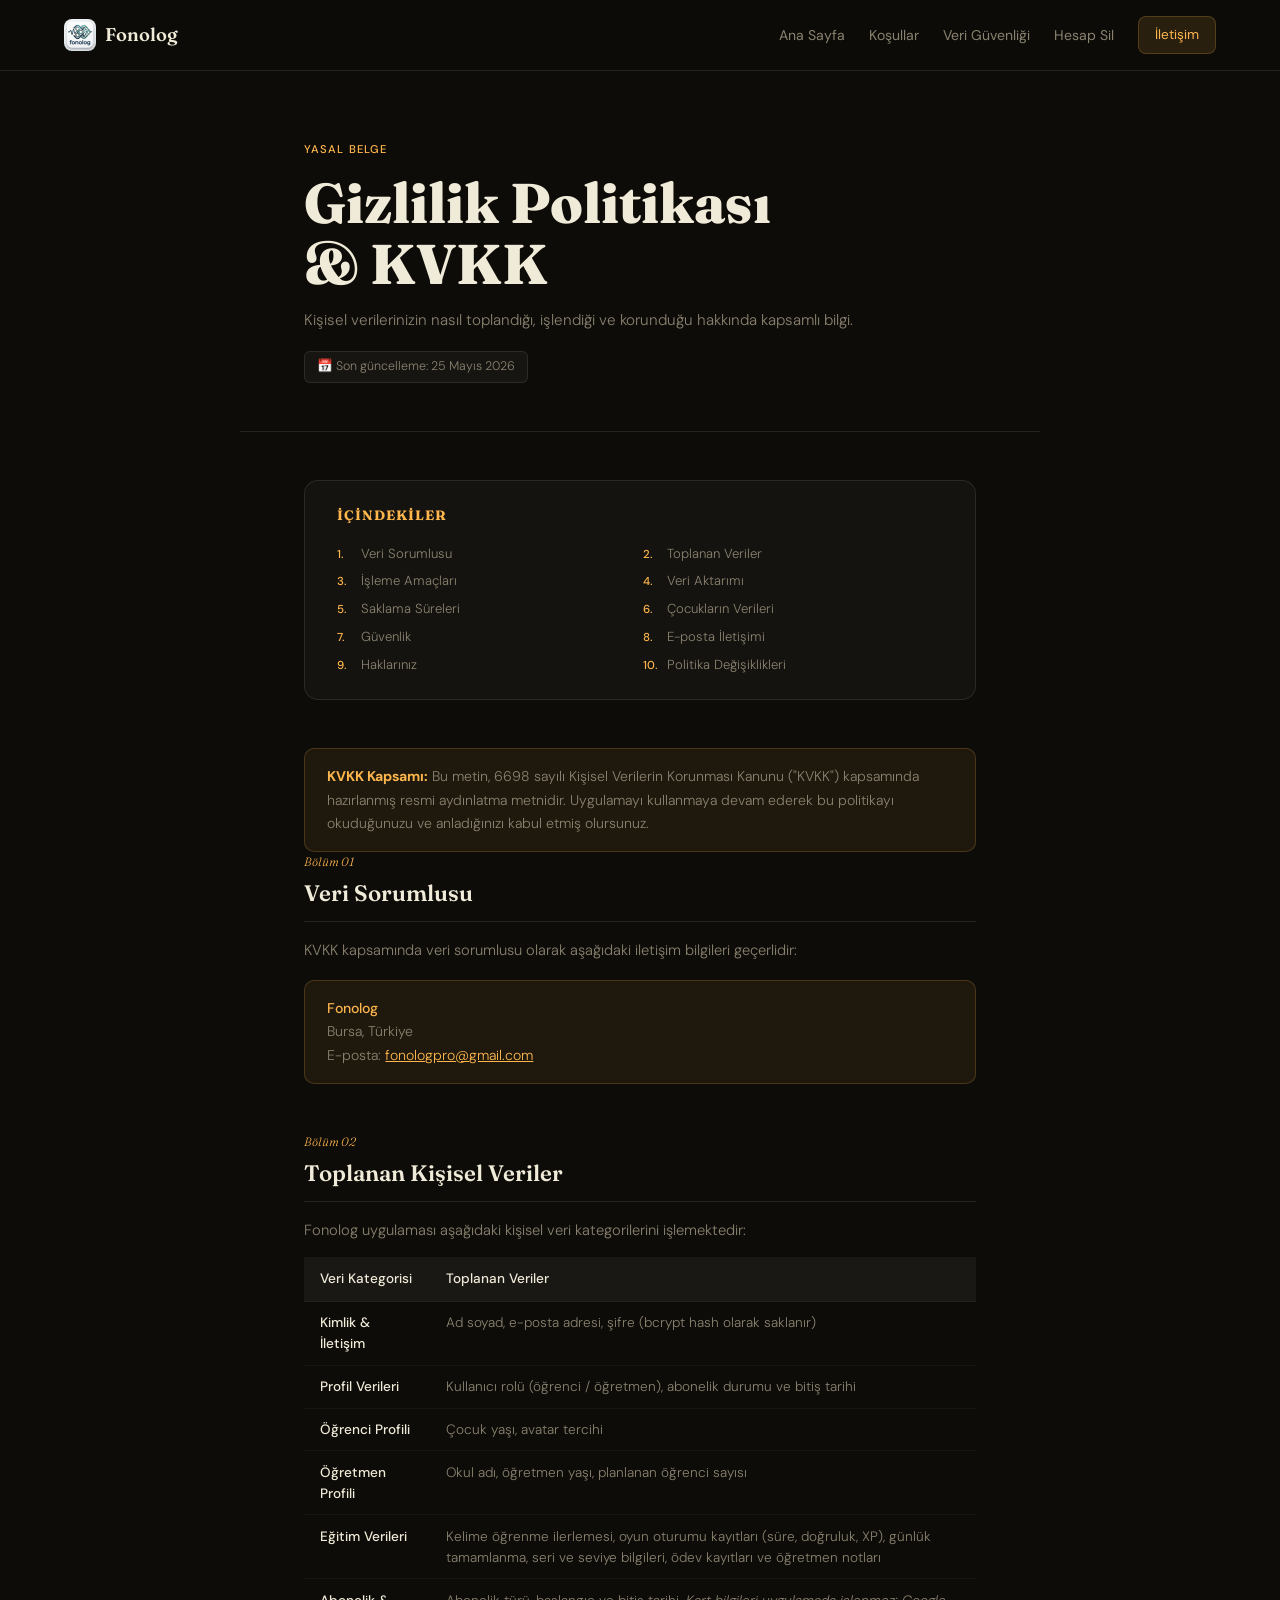
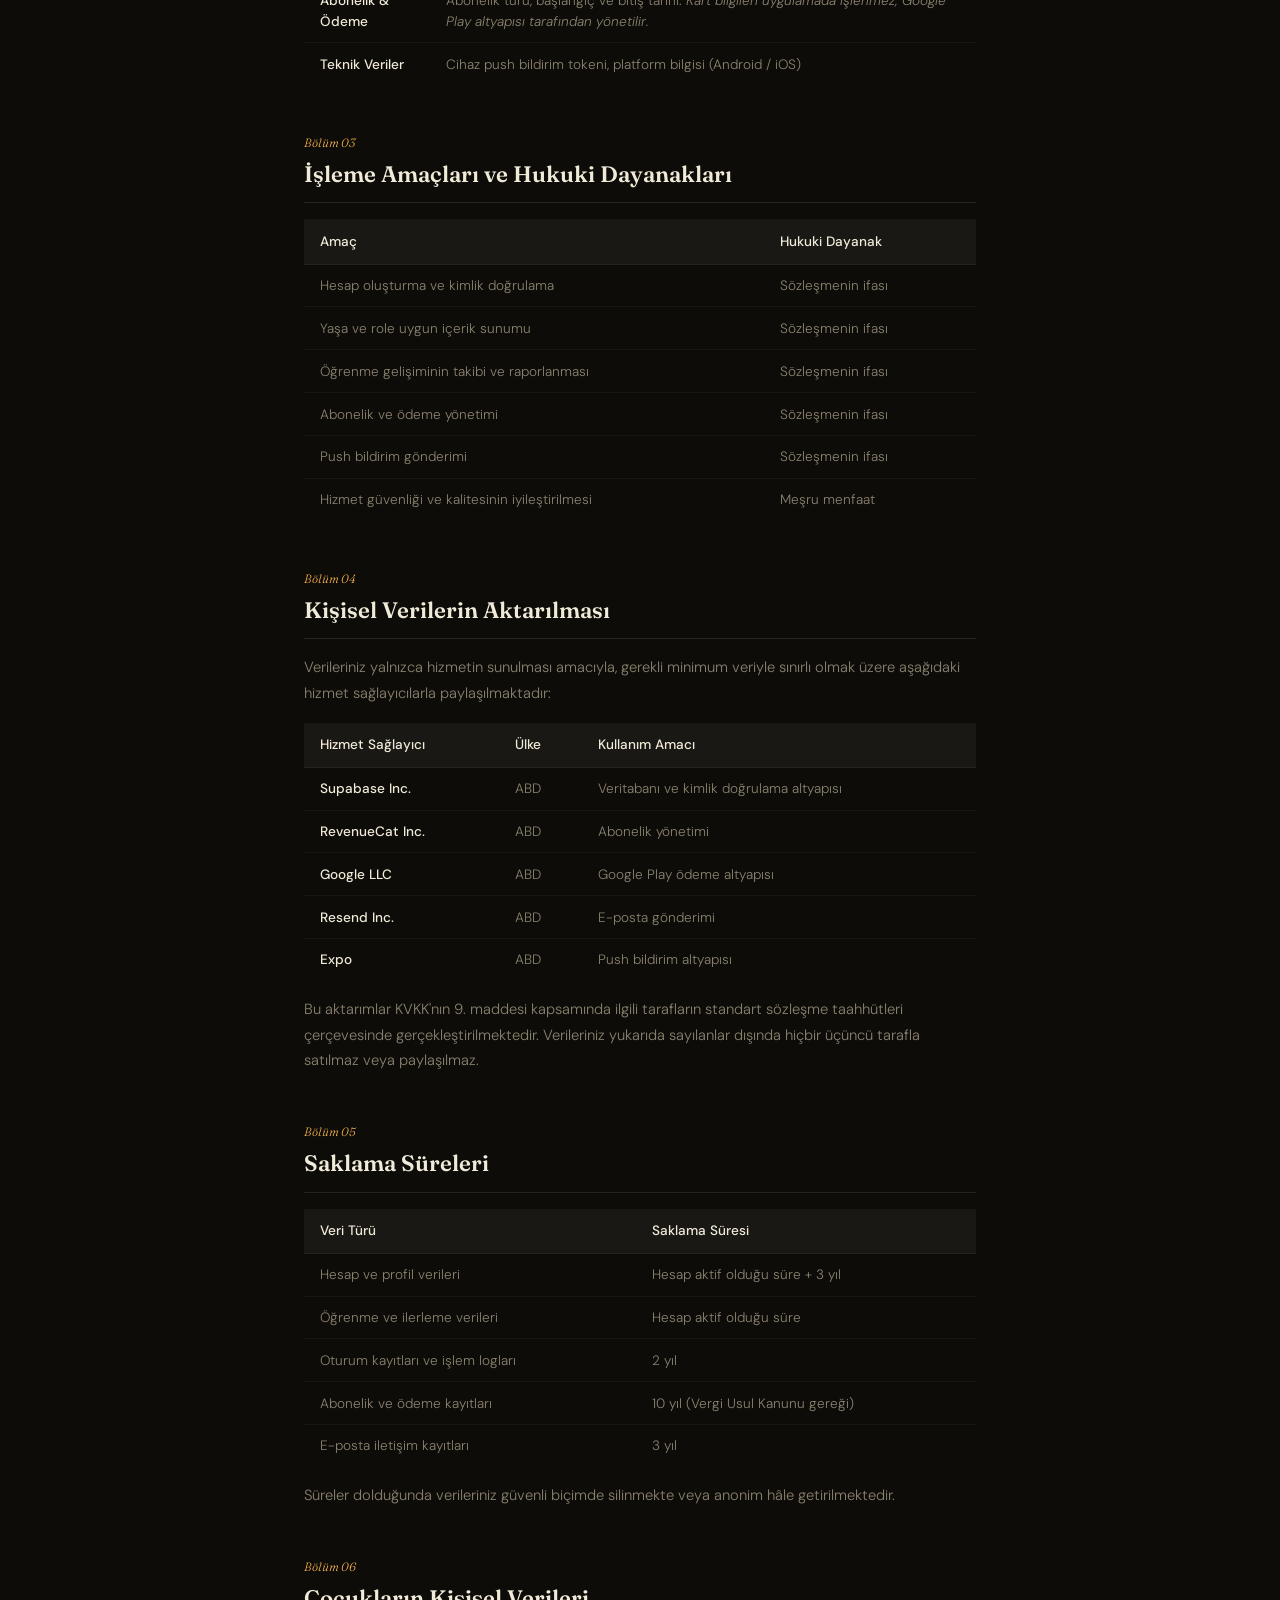
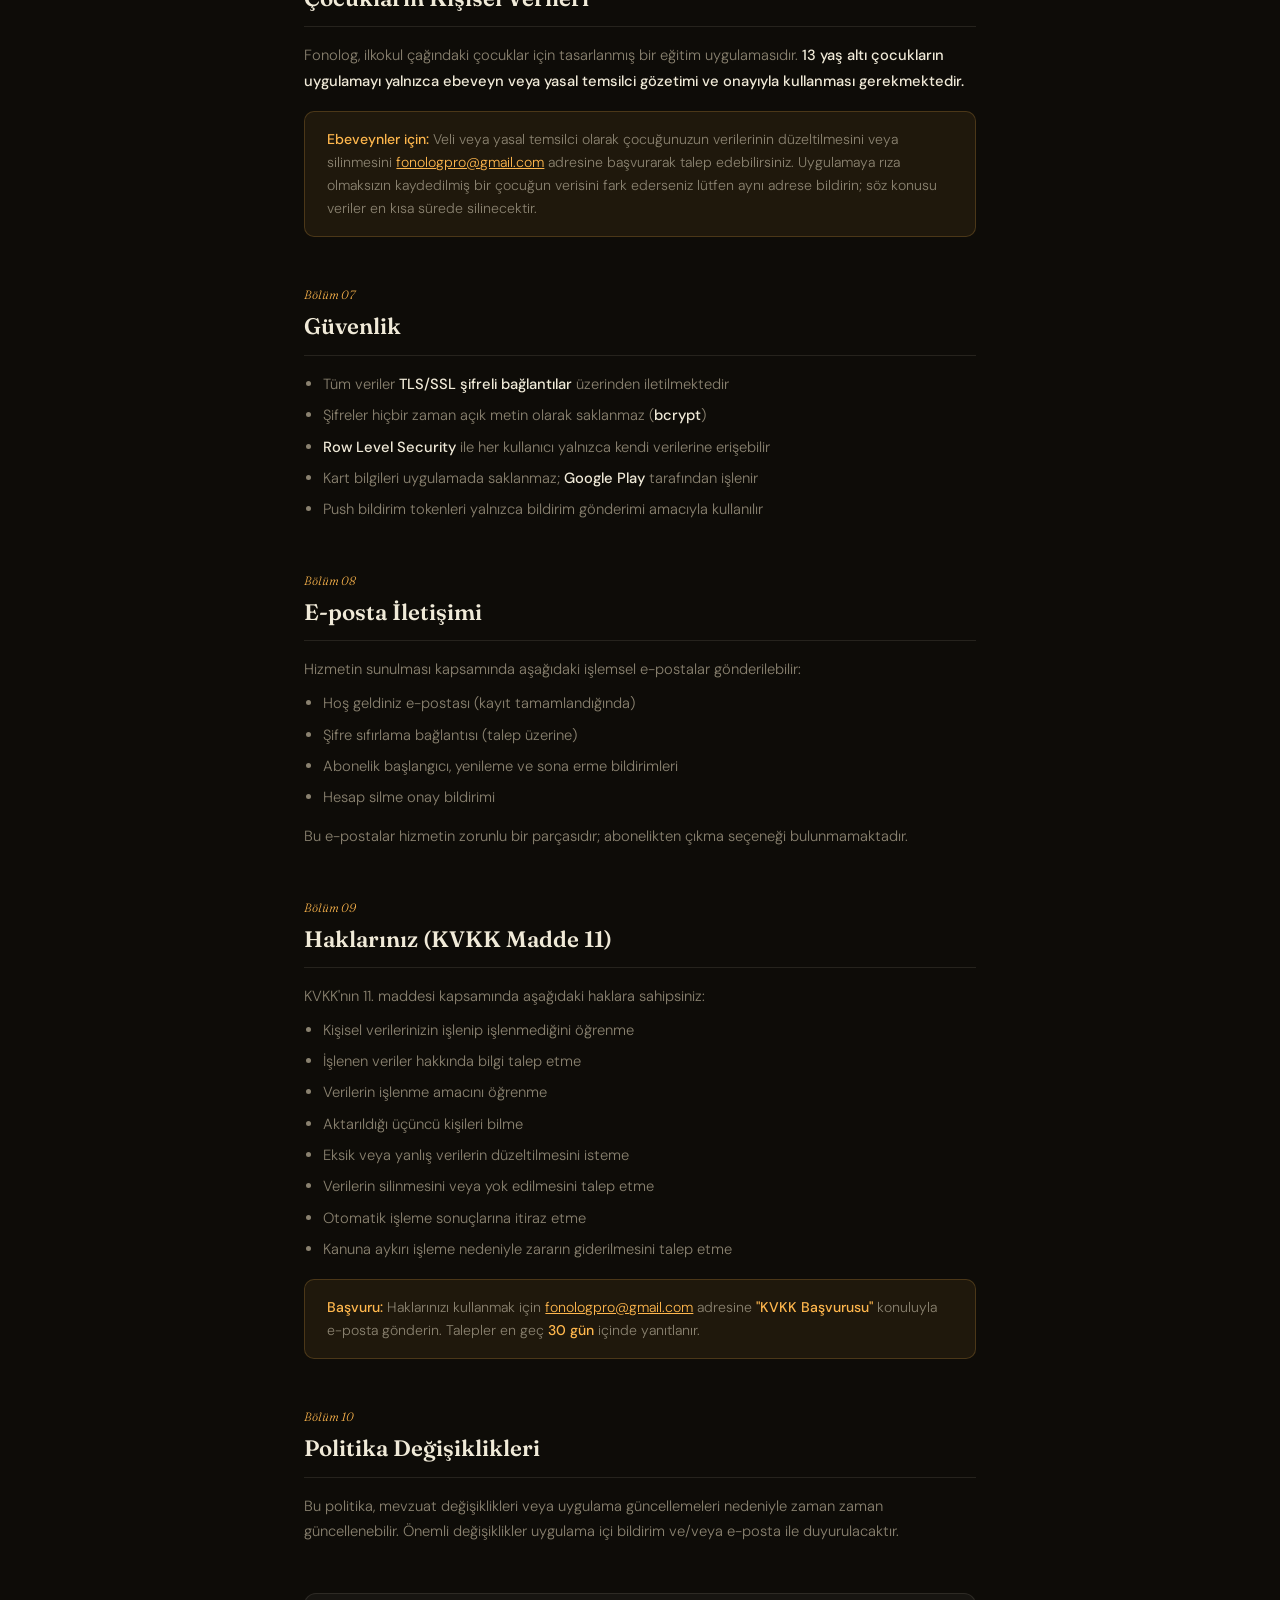
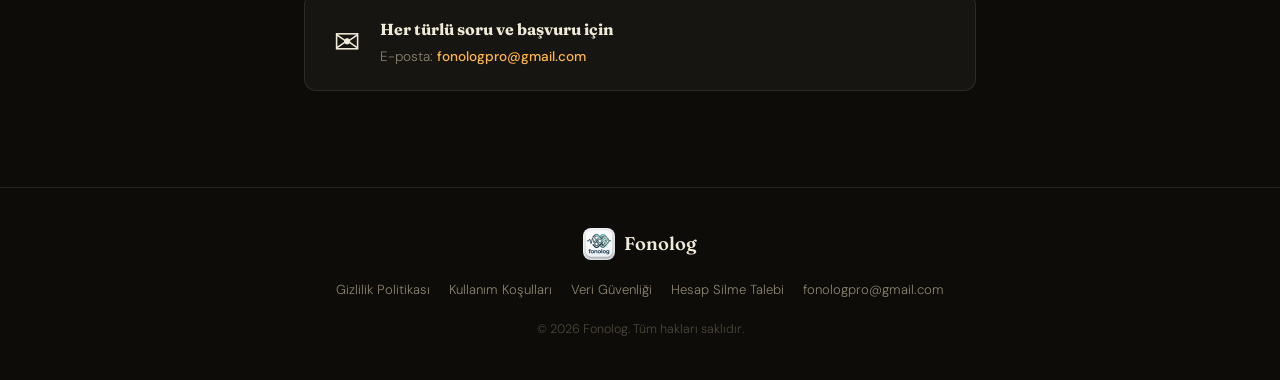
<file: privacy.html>
<!DOCTYPE html>
<html lang="tr">
<head>
  <meta charset="UTF-8" />
  <meta name="viewport" content="width=device-width, initial-scale=1.0" />
  <title>Gizlilik Politikası & KVKK — Fonolog</title>
  <meta name="description" content="Fonolog gizlilik politikası ve KVKK aydınlatma metni. Kişisel verilerinizin nasıl toplandığı, işlendiği ve korunduğu hakkında bilgi edinin." />
  <link rel="icon" type="image/svg+xml" href="favicon.svg" />
  <link rel="preconnect" href="https://fonts.googleapis.com" />
  <link rel="preconnect" href="https://fonts.gstatic.com" crossorigin />
  <link href="https://fonts.googleapis.com/css2?family=Fraunces:ital,opsz,wght@0,9..144,300;0,9..144,600;0,9..144,800;1,9..144,400&family=DM+Sans:wght@300;400;500&display=swap" rel="stylesheet" />
  <link rel="stylesheet" href="shared.css" />
</head>
<body>
  <nav class="nav">
    <a href="index.html" class="nav-logo">
      <img src="app-logo.png" alt="Fonolog logo" class="logo-mark" />
      <span>Fonolog</span>
    </a>
    <div class="nav-links">
      <a href="index.html">Ana Sayfa</a>
      <a href="terms.html">Koşullar</a>
      <a href="data-safety.html">Veri Güvenliği</a>
      <a href="account-deletion.html">Hesap Sil</a>
      <a href="mailto:fonologpro@gmail.com" class="nav-cta">İletişim</a>
    </div>
  </nav>

  <div class="page-hero">
    <div class="page-tag">Yasal Belge</div>
    <h1>Gizlilik Politikası<br>&amp; KVKK</h1>
    <p class="subtitle">Kişisel verilerinizin nasıl toplandığı, işlendiği ve korunduğu hakkında kapsamlı bilgi.</p>
    <div class="update-badge">📅 Son güncelleme: 25 Mayıs 2026</div>
  </div>

  <div class="legal-content">

    <div class="legal-toc">
      <h4>İçindekiler</h4>
      <ol>
        <li><a href="#s1">Veri Sorumlusu</a></li>
        <li><a href="#s2">Toplanan Veriler</a></li>
        <li><a href="#s3">İşleme Amaçları</a></li>
        <li><a href="#s4">Veri Aktarımı</a></li>
        <li><a href="#s5">Saklama Süreleri</a></li>
        <li><a href="#s6">Çocukların Verileri</a></li>
        <li><a href="#s7">Güvenlik</a></li>
        <li><a href="#s8">E-posta İletişimi</a></li>
        <li><a href="#s9">Haklarınız</a></li>
        <li><a href="#s10">Politika Değişiklikleri</a></li>
      </ol>
    </div>

    <div class="info-box">
      <strong>KVKK Kapsamı:</strong> Bu metin, 6698 sayılı Kişisel Verilerin Korunması Kanunu ("KVKK") kapsamında hazırlanmış resmi aydınlatma metnidir. Uygulamayı kullanmaya devam ederek bu politikayı okuduğunuzu ve anladığınızı kabul etmiş olursunuz.
    </div>

    <!-- S1 -->
    <div class="legal-section-block" id="s1">
      <div class="section-number">Bölüm 01</div>
      <h2>Veri Sorumlusu</h2>
      <p>KVKK kapsamında veri sorumlusu olarak aşağıdaki iletişim bilgileri geçerlidir:</p>
      <div class="info-box">
        <strong>Fonolog</strong><br>
        Bursa, Türkiye<br>
        E-posta: <a href="mailto:fonologpro@gmail.com" style="color:var(--amber)">fonologpro@gmail.com</a>
      </div>
    </div>

    <!-- S2 -->
    <div class="legal-section-block" id="s2">
      <div class="section-number">Bölüm 02</div>
      <h2>Toplanan Kişisel Veriler</h2>
      <p>Fonolog uygulaması aşağıdaki kişisel veri kategorilerini işlemektedir:</p>

      <table class="data-table">
        <thead>
          <tr>
            <th>Veri Kategorisi</th>
            <th>Toplanan Veriler</th>
          </tr>
        </thead>
        <tbody>
          <tr>
            <td><strong>Kimlik & İletişim</strong></td>
            <td>Ad soyad, e-posta adresi, şifre (bcrypt hash olarak saklanır)</td>
          </tr>
          <tr>
            <td><strong>Profil Verileri</strong></td>
            <td>Kullanıcı rolü (öğrenci / öğretmen), abonelik durumu ve bitiş tarihi</td>
          </tr>
          <tr>
            <td><strong>Öğrenci Profili</strong></td>
            <td>Çocuk yaşı, avatar tercihi</td>
          </tr>
          <tr>
            <td><strong>Öğretmen Profili</strong></td>
            <td>Okul adı, öğretmen yaşı, planlanan öğrenci sayısı</td>
          </tr>
          <tr>
            <td><strong>Eğitim Verileri</strong></td>
            <td>Kelime öğrenme ilerlemesi, oyun oturumu kayıtları (süre, doğruluk, XP), günlük tamamlanma, seri ve seviye bilgileri, ödev kayıtları ve öğretmen notları</td>
          </tr>
          <tr>
            <td><strong>Abonelik & Ödeme</strong></td>
            <td>Abonelik türü, başlangıç ve bitiş tarihi. <em>Kart bilgileri uygulamada işlenmez; Google Play altyapısı tarafından yönetilir.</em></td>
          </tr>
          <tr>
            <td><strong>Teknik Veriler</strong></td>
            <td>Cihaz push bildirim tokeni, platform bilgisi (Android / iOS)</td>
          </tr>
        </tbody>
      </table>
    </div>

    <!-- S3 -->
    <div class="legal-section-block" id="s3">
      <div class="section-number">Bölüm 03</div>
      <h2>İşleme Amaçları ve Hukuki Dayanakları</h2>
      <table class="data-table">
        <thead>
          <tr>
            <th>Amaç</th>
            <th>Hukuki Dayanak</th>
          </tr>
        </thead>
        <tbody>
          <tr>
            <td>Hesap oluşturma ve kimlik doğrulama</td>
            <td>Sözleşmenin ifası</td>
          </tr>
          <tr>
            <td>Yaşa ve role uygun içerik sunumu</td>
            <td>Sözleşmenin ifası</td>
          </tr>
          <tr>
            <td>Öğrenme gelişiminin takibi ve raporlanması</td>
            <td>Sözleşmenin ifası</td>
          </tr>
          <tr>
            <td>Abonelik ve ödeme yönetimi</td>
            <td>Sözleşmenin ifası</td>
          </tr>
          <tr>
            <td>Push bildirim gönderimi</td>
            <td>Sözleşmenin ifası</td>
          </tr>
          <tr>
            <td>Hizmet güvenliği ve kalitesinin iyileştirilmesi</td>
            <td>Meşru menfaat</td>
          </tr>
        </tbody>
      </table>
    </div>

    <!-- S4 -->
    <div class="legal-section-block" id="s4">
      <div class="section-number">Bölüm 04</div>
      <h2>Kişisel Verilerin Aktarılması</h2>
      <p>Verileriniz yalnızca hizmetin sunulması amacıyla, gerekli minimum veriyle sınırlı olmak üzere aşağıdaki hizmet sağlayıcılarla paylaşılmaktadır:</p>
      <table class="data-table" style="margin-top:1rem">
        <thead>
          <tr>
            <th>Hizmet Sağlayıcı</th>
            <th>Ülke</th>
            <th>Kullanım Amacı</th>
          </tr>
        </thead>
        <tbody>
          <tr>
            <td><strong>Supabase Inc.</strong></td>
            <td>ABD</td>
            <td>Veritabanı ve kimlik doğrulama altyapısı</td>
          </tr>
          <tr>
            <td><strong>RevenueCat Inc.</strong></td>
            <td>ABD</td>
            <td>Abonelik yönetimi</td>
          </tr>
          <tr>
            <td><strong>Google LLC</strong></td>
            <td>ABD</td>
            <td>Google Play ödeme altyapısı</td>
          </tr>
          <tr>
            <td><strong>Resend Inc.</strong></td>
            <td>ABD</td>
            <td>E-posta gönderimi</td>
          </tr>
          <tr>
            <td><strong>Expo</strong></td>
            <td>ABD</td>
            <td>Push bildirim altyapısı</td>
          </tr>
        </tbody>
      </table>
      <p style="margin-top:1rem">Bu aktarımlar KVKK'nın 9. maddesi kapsamında ilgili tarafların standart sözleşme taahhütleri çerçevesinde gerçekleştirilmektedir. Verileriniz yukarıda sayılanlar dışında hiçbir üçüncü tarafla satılmaz veya paylaşılmaz.</p>
    </div>

    <!-- S5 -->
    <div class="legal-section-block" id="s5">
      <div class="section-number">Bölüm 05</div>
      <h2>Saklama Süreleri</h2>
      <table class="data-table">
        <thead>
          <tr>
            <th>Veri Türü</th>
            <th>Saklama Süresi</th>
          </tr>
        </thead>
        <tbody>
          <tr>
            <td>Hesap ve profil verileri</td>
            <td>Hesap aktif olduğu süre + 3 yıl</td>
          </tr>
          <tr>
            <td>Öğrenme ve ilerleme verileri</td>
            <td>Hesap aktif olduğu süre</td>
          </tr>
          <tr>
            <td>Oturum kayıtları ve işlem logları</td>
            <td>2 yıl</td>
          </tr>
          <tr>
            <td>Abonelik ve ödeme kayıtları</td>
            <td>10 yıl (Vergi Usul Kanunu gereği)</td>
          </tr>
          <tr>
            <td>E-posta iletişim kayıtları</td>
            <td>3 yıl</td>
          </tr>
        </tbody>
      </table>
      <p style="margin-top:1rem">Süreler dolduğunda verileriniz güvenli biçimde silinmekte veya anonim hâle getirilmektedir.</p>
    </div>

    <!-- S6 -->
    <div class="legal-section-block" id="s6">
      <div class="section-number">Bölüm 06</div>
      <h2>Çocukların Kişisel Verileri</h2>
      <p>Fonolog, ilkokul çağındaki çocuklar için tasarlanmış bir eğitim uygulamasıdır. <strong>13 yaş altı çocukların uygulamayı yalnızca ebeveyn veya yasal temsilci gözetimi ve onayıyla kullanması gerekmektedir.</strong></p>
      <div class="info-box" style="margin-top:1rem">
        <strong>Ebeveynler için:</strong> Veli veya yasal temsilci olarak çocuğunuzun verilerinin düzeltilmesini veya silinmesini <a href="mailto:fonologpro@gmail.com" style="color:var(--amber)">fonologpro@gmail.com</a> adresine başvurarak talep edebilirsiniz. Uygulamaya rıza olmaksızın kaydedilmiş bir çocuğun verisini fark ederseniz lütfen aynı adrese bildirin; söz konusu veriler en kısa sürede silinecektir.
      </div>
    </div>

    <!-- S7 -->
    <div class="legal-section-block" id="s7">
      <div class="section-number">Bölüm 07</div>
      <h2>Güvenlik</h2>
      <ul>
        <li>Tüm veriler <strong>TLS/SSL şifreli bağlantılar</strong> üzerinden iletilmektedir</li>
        <li>Şifreler hiçbir zaman açık metin olarak saklanmaz (<strong>bcrypt</strong>)</li>
        <li><strong>Row Level Security</strong> ile her kullanıcı yalnızca kendi verilerine erişebilir</li>
        <li>Kart bilgileri uygulamada saklanmaz; <strong>Google Play</strong> tarafından işlenir</li>
        <li>Push bildirim tokenleri yalnızca bildirim gönderimi amacıyla kullanılır</li>
      </ul>
    </div>

    <!-- S8 -->
    <div class="legal-section-block" id="s8">
      <div class="section-number">Bölüm 08</div>
      <h2>E-posta İletişimi</h2>
      <p>Hizmetin sunulması kapsamında aşağıdaki işlemsel e-postalar gönderilebilir:</p>
      <ul>
        <li>Hoş geldiniz e-postası (kayıt tamamlandığında)</li>
        <li>Şifre sıfırlama bağlantısı (talep üzerine)</li>
        <li>Abonelik başlangıcı, yenileme ve sona erme bildirimleri</li>
        <li>Hesap silme onay bildirimi</li>
      </ul>
      <p style="margin-top:.8rem">Bu e-postalar hizmetin zorunlu bir parçasıdır; abonelikten çıkma seçeneği bulunmamaktadır.</p>
    </div>

    <!-- S9 -->
    <div class="legal-section-block" id="s9">
      <div class="section-number">Bölüm 09</div>
      <h2>Haklarınız (KVKK Madde 11)</h2>
      <p>KVKK'nın 11. maddesi kapsamında aşağıdaki haklara sahipsiniz:</p>
      <ul>
        <li>Kişisel verilerinizin işlenip işlenmediğini öğrenme</li>
        <li>İşlenen veriler hakkında bilgi talep etme</li>
        <li>Verilerin işlenme amacını öğrenme</li>
        <li>Aktarıldığı üçüncü kişileri bilme</li>
        <li>Eksik veya yanlış verilerin düzeltilmesini isteme</li>
        <li>Verilerin silinmesini veya yok edilmesini talep etme</li>
        <li>Otomatik işleme sonuçlarına itiraz etme</li>
        <li>Kanuna aykırı işleme nedeniyle zararın giderilmesini talep etme</li>
      </ul>
      <div class="info-box" style="margin-top:1rem">
        <strong>Başvuru:</strong> Haklarınızı kullanmak için <a href="mailto:fonologpro@gmail.com" style="color:var(--amber)">fonologpro@gmail.com</a> adresine <strong>"KVKK Başvurusu"</strong> konuluyla e-posta gönderin. Talepler en geç <strong>30 gün</strong> içinde yanıtlanır.
      </div>
    </div>

    <!-- S10 -->
    <div class="legal-section-block" id="s10">
      <div class="section-number">Bölüm 10</div>
      <h2>Politika Değişiklikleri</h2>
      <p>Bu politika, mevzuat değişiklikleri veya uygulama güncellemeleri nedeniyle zaman zaman güncellenebilir. Önemli değişiklikler uygulama içi bildirim ve/veya e-posta ile duyurulacaktır.</p>
    </div>

    <div class="contact-box">
      <div class="contact-icon">✉️</div>
      <div>
        <h4>Her türlü soru ve başvuru için</h4>
        <p>E-posta: <a href="mailto:fonologpro@gmail.com">fonologpro@gmail.com</a></p>
      </div>
    </div>

  </div>

  <footer class="footer">
    <div class="footer-inner">
      <a href="index.html" class="nav-logo">
        <img src="app-logo.png" alt="Fonolog logo" class="logo-mark" />
        <span>Fonolog</span>
      </a>
      <div class="footer-links">
        <a href="privacy.html">Gizlilik Politikası</a>
        <a href="terms.html">Kullanım Koşulları</a>
        <a href="data-safety.html">Veri Güvenliği</a>
        <a href="account-deletion.html">Hesap Silme Talebi</a>
        <a href="mailto:fonologpro@gmail.com">fonologpro@gmail.com</a>
      </div>
      <p class="footer-copy">© 2026 Fonolog. Tüm hakları saklıdır.</p>
    </div>
  </footer>
</body>
</html>
</file>
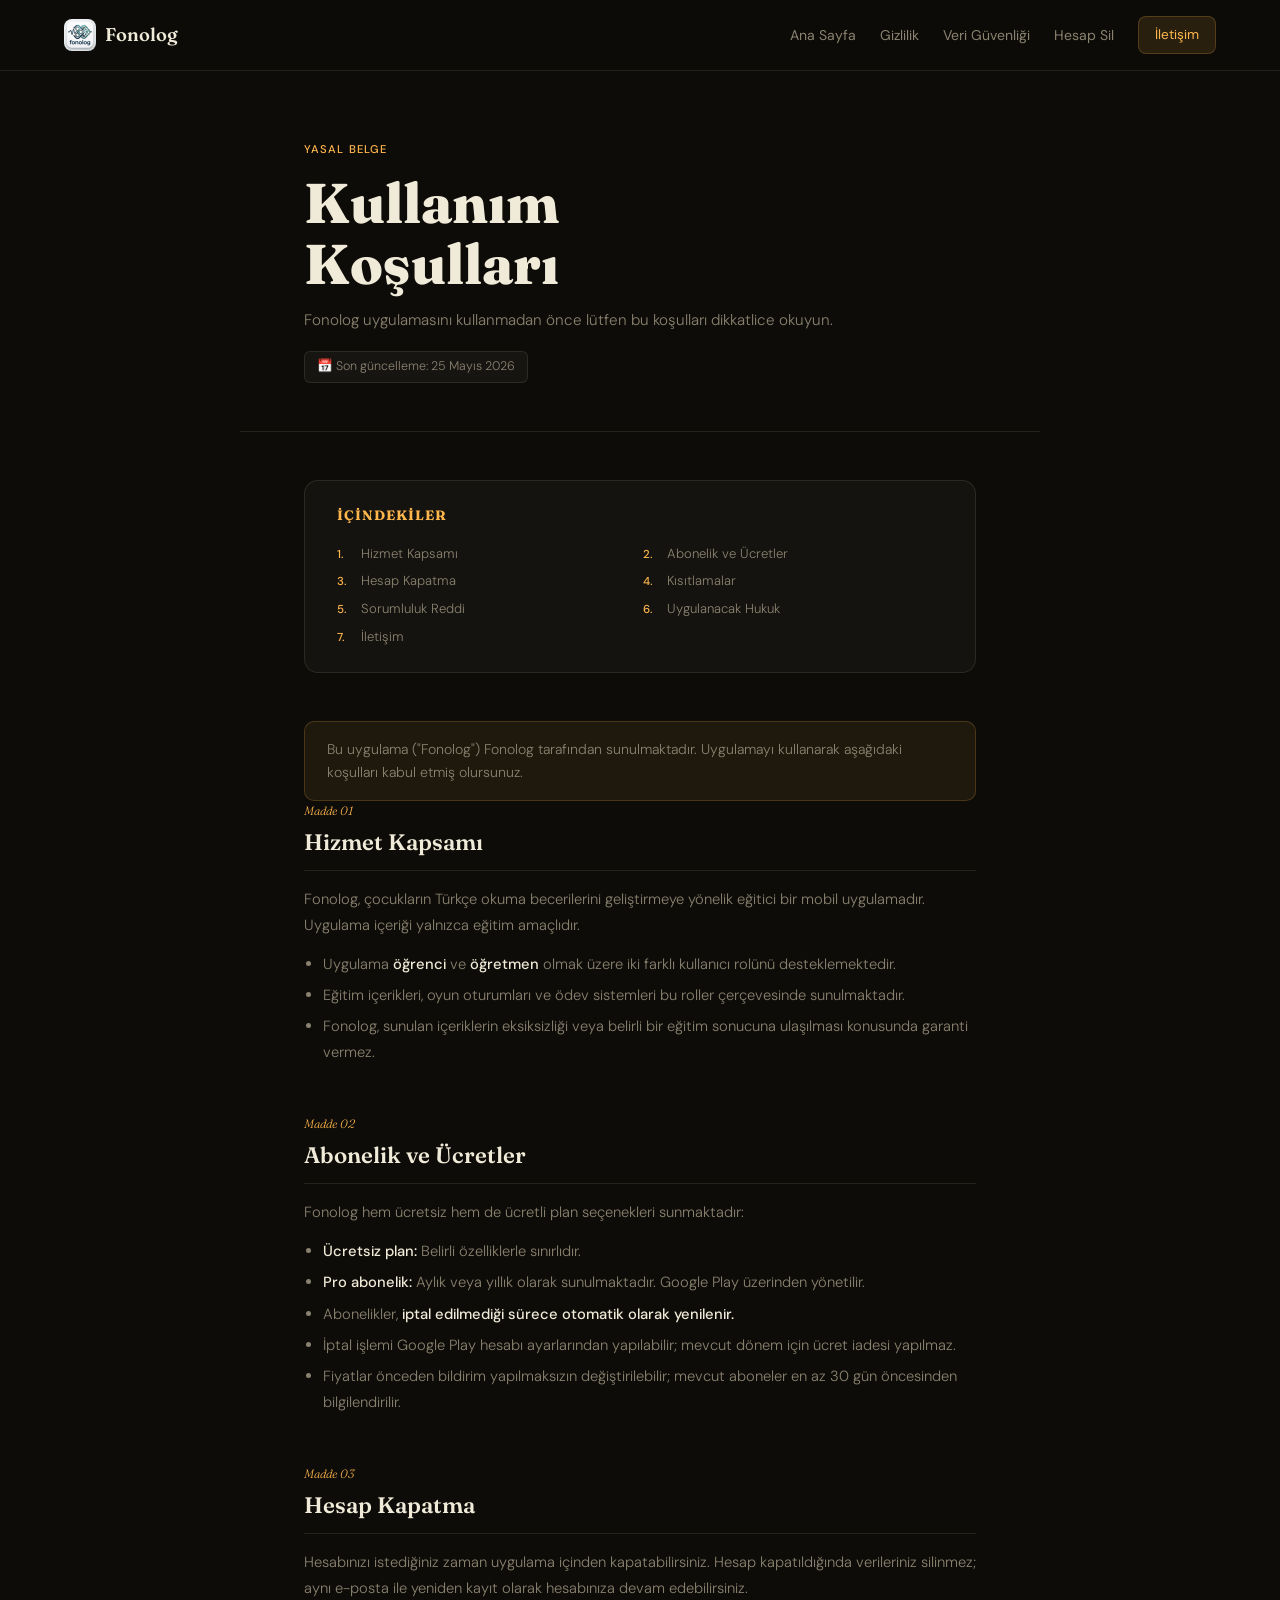
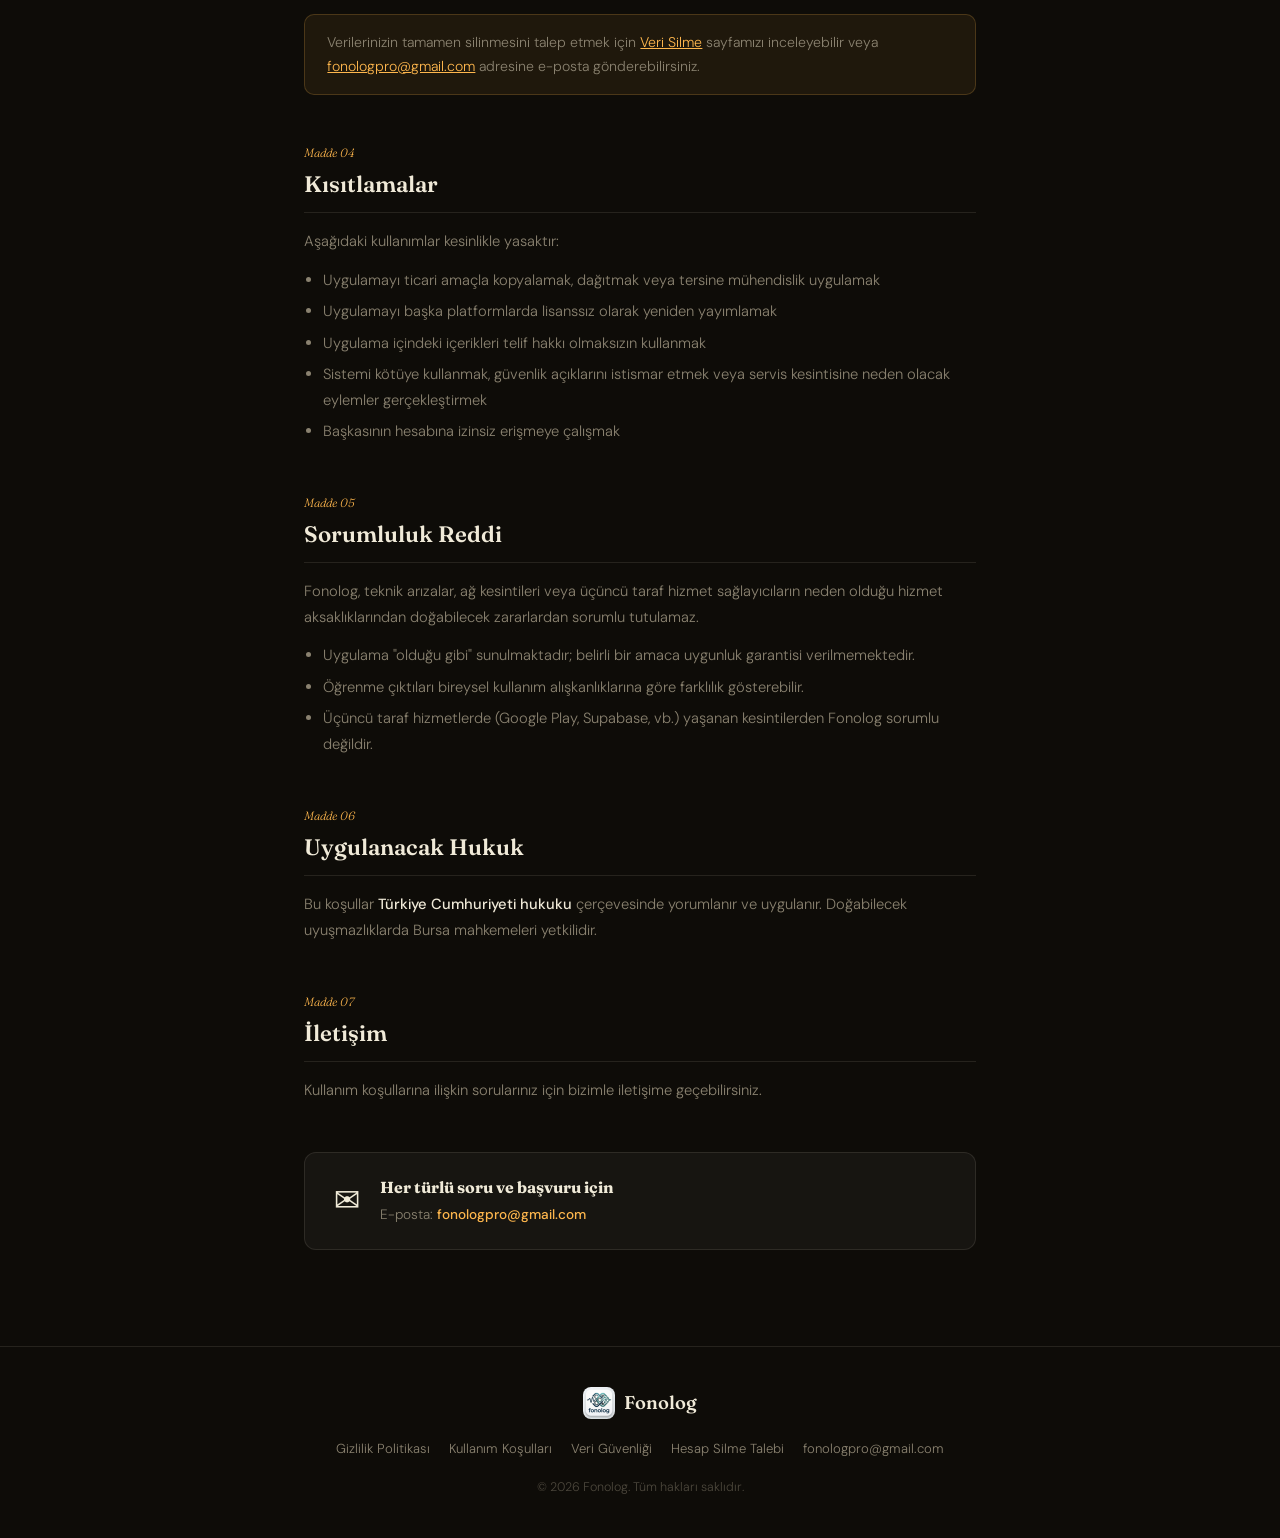
<file: terms.html>
<!DOCTYPE html>
<html lang="tr">
<head>
  <meta charset="UTF-8" />
  <meta name="viewport" content="width=device-width, initial-scale=1.0" />
  <title>Kullanım Koşulları — Fonolog</title>
  <meta name="description" content="Fonolog kullanım koşulları. Uygulamayı kullanmadan önce lütfen bu koşulları okuyun." />
  <link rel="icon" type="image/svg+xml" href="favicon.svg" />
  <link rel="preconnect" href="https://fonts.googleapis.com" />
  <link rel="preconnect" href="https://fonts.gstatic.com" crossorigin />
  <link href="https://fonts.googleapis.com/css2?family=Fraunces:ital,opsz,wght@0,9..144,300;0,9..144,600;0,9..144,800;1,9..144,400&family=DM+Sans:wght@300;400;500&display=swap" rel="stylesheet" />
  <link rel="stylesheet" href="shared.css" />
</head>
<body>
  <nav class="nav">
    <a href="index.html" class="nav-logo">
      <img src="app-logo.png" alt="Fonolog logo" class="logo-mark" />
      <span>Fonolog</span>
    </a>
    <div class="nav-links">
      <a href="index.html">Ana Sayfa</a>
      <a href="privacy.html">Gizlilik</a>
      <a href="data-safety.html">Veri Güvenliği</a>
      <a href="account-deletion.html">Hesap Sil</a>
      <a href="mailto:fonologpro@gmail.com" class="nav-cta">İletişim</a>
    </div>
  </nav>

  <div class="page-hero">
    <div class="page-tag">Yasal Belge</div>
    <h1>Kullanım<br>Koşulları</h1>
    <p class="subtitle">Fonolog uygulamasını kullanmadan önce lütfen bu koşulları dikkatlice okuyun.</p>
    <div class="update-badge">📅 Son güncelleme: 25 Mayıs 2026</div>
  </div>

  <div class="legal-content">

    <div class="legal-toc">
      <h4>İçindekiler</h4>
      <ol>
        <li><a href="#t1">Hizmet Kapsamı</a></li>
        <li><a href="#t2">Abonelik ve Ücretler</a></li>
        <li><a href="#t3">Hesap Kapatma</a></li>
        <li><a href="#t4">Kısıtlamalar</a></li>
        <li><a href="#t5">Sorumluluk Reddi</a></li>
        <li><a href="#t6">Uygulanacak Hukuk</a></li>
        <li><a href="#t7">İletişim</a></li>
      </ol>
    </div>

    <div class="info-box">
      Bu uygulama ("Fonolog") Fonolog tarafından sunulmaktadır. Uygulamayı kullanarak aşağıdaki koşulları kabul etmiş olursunuz.
    </div>

    <!-- T1 -->
    <div class="legal-section-block" id="t1">
      <div class="section-number">Madde 01</div>
      <h2>Hizmet Kapsamı</h2>
      <p>Fonolog, çocukların Türkçe okuma becerilerini geliştirmeye yönelik eğitici bir mobil uygulamadır. Uygulama içeriği yalnızca eğitim amaçlıdır.</p>
      <ul style="margin-top:.8rem">
        <li>Uygulama <strong>öğrenci</strong> ve <strong>öğretmen</strong> olmak üzere iki farklı kullanıcı rolünü desteklemektedir.</li>
        <li>Eğitim içerikleri, oyun oturumları ve ödev sistemleri bu roller çerçevesinde sunulmaktadır.</li>
        <li>Fonolog, sunulan içeriklerin eksiksizliği veya belirli bir eğitim sonucuna ulaşılması konusunda garanti vermez.</li>
      </ul>
    </div>

    <!-- T2 -->
    <div class="legal-section-block" id="t2">
      <div class="section-number">Madde 02</div>
      <h2>Abonelik ve Ücretler</h2>
      <p>Fonolog hem ücretsiz hem de ücretli plan seçenekleri sunmaktadır:</p>
      <ul style="margin-top:.8rem">
        <li><strong>Ücretsiz plan:</strong> Belirli özelliklerle sınırlıdır.</li>
        <li><strong>Pro abonelik:</strong> Aylık veya yıllık olarak sunulmaktadır. Google Play üzerinden yönetilir.</li>
        <li>Abonelikler, <strong>iptal edilmediği sürece otomatik olarak yenilenir.</strong></li>
        <li>İptal işlemi Google Play hesabı ayarlarından yapılabilir; mevcut dönem için ücret iadesi yapılmaz.</li>
        <li>Fiyatlar önceden bildirim yapılmaksızın değiştirilebilir; mevcut aboneler en az 30 gün öncesinden bilgilendirilir.</li>
      </ul>
    </div>

    <!-- T3 -->
    <div class="legal-section-block" id="t3">
      <div class="section-number">Madde 03</div>
      <h2>Hesap Kapatma</h2>
      <p>Hesabınızı istediğiniz zaman uygulama içinden kapatabilirsiniz. Hesap kapatıldığında verileriniz silinmez; aynı e-posta ile yeniden kayıt olarak hesabınıza devam edebilirsiniz.</p>
      <div class="info-box" style="margin-top:.8rem">
        Verilerinizin tamamen silinmesini talep etmek için <a href="data-safety.html" style="color:var(--amber)">Veri Silme</a> sayfamızı inceleyebilir veya <a href="mailto:fonologpro@gmail.com" style="color:var(--amber)">fonologpro@gmail.com</a> adresine e-posta gönderebilirsiniz.
      </div>
    </div>

    <!-- T4 -->
    <div class="legal-section-block" id="t4">
      <div class="section-number">Madde 04</div>
      <h2>Kısıtlamalar</h2>
      <p>Aşağıdaki kullanımlar kesinlikle yasaktır:</p>
      <ul style="margin-top:.8rem">
        <li>Uygulamayı ticari amaçla kopyalamak, dağıtmak veya tersine mühendislik uygulamak</li>
        <li>Uygulamayı başka platformlarda lisanssız olarak yeniden yayımlamak</li>
        <li>Uygulama içindeki içerikleri telif hakkı olmaksızın kullanmak</li>
        <li>Sistemi kötüye kullanmak, güvenlik açıklarını istismar etmek veya servis kesintisine neden olacak eylemler gerçekleştirmek</li>
        <li>Başkasının hesabına izinsiz erişmeye çalışmak</li>
      </ul>
    </div>

    <!-- T5 -->
    <div class="legal-section-block" id="t5">
      <div class="section-number">Madde 05</div>
      <h2>Sorumluluk Reddi</h2>
      <p>Fonolog, teknik arızalar, ağ kesintileri veya üçüncü taraf hizmet sağlayıcıların neden olduğu hizmet aksaklıklarından doğabilecek zararlardan sorumlu tutulamaz.</p>
      <ul style="margin-top:.8rem">
        <li>Uygulama "olduğu gibi" sunulmaktadır; belirli bir amaca uygunluk garantisi verilmemektedir.</li>
        <li>Öğrenme çıktıları bireysel kullanım alışkanlıklarına göre farklılık gösterebilir.</li>
        <li>Üçüncü taraf hizmetlerde (Google Play, Supabase, vb.) yaşanan kesintilerden Fonolog sorumlu değildir.</li>
      </ul>
    </div>

    <!-- T6 -->
    <div class="legal-section-block" id="t6">
      <div class="section-number">Madde 06</div>
      <h2>Uygulanacak Hukuk</h2>
      <p>Bu koşullar <strong>Türkiye Cumhuriyeti hukuku</strong> çerçevesinde yorumlanır ve uygulanır. Doğabilecek uyuşmazlıklarda Bursa mahkemeleri yetkilidir.</p>
    </div>

    <!-- T7 -->
    <div class="legal-section-block" id="t7">
      <div class="section-number">Madde 07</div>
      <h2>İletişim</h2>
      <p>Kullanım koşullarına ilişkin sorularınız için bizimle iletişime geçebilirsiniz.</p>
    </div>

    <div class="contact-box">
      <div class="contact-icon">✉️</div>
      <div>
        <h4>Her türlü soru ve başvuru için</h4>
        <p>E-posta: <a href="mailto:fonologpro@gmail.com">fonologpro@gmail.com</a></p>
      </div>
    </div>

  </div>

  <footer class="footer">
    <div class="footer-inner">
      <a href="index.html" class="nav-logo">
        <img src="app-logo.png" alt="Fonolog logo" class="logo-mark" />
        <span>Fonolog</span>
      </a>
      <div class="footer-links">
        <a href="privacy.html">Gizlilik Politikası</a>
        <a href="terms.html">Kullanım Koşulları</a>
        <a href="data-safety.html">Veri Güvenliği</a>
        <a href="account-deletion.html">Hesap Silme Talebi</a>
        <a href="mailto:fonologpro@gmail.com">fonologpro@gmail.com</a>
      </div>
      <p class="footer-copy">© 2026 Fonolog. Tüm hakları saklıdır.</p>
    </div>
  </footer>
</body>
</html>
</file>
<file: shared.css>
/* ── SHARED STYLES — fonolog.vercel.app ── */

*, *::before, *::after { box-sizing: border-box; margin: 0; padding: 0; }

:root {
  --serif: 'Fraunces', Georgia, serif;
  --sans:  'DM Sans', system-ui, sans-serif;
  --bg:    #0e0c08;
  --surface: #141208;
  --text:  #f0ead8;
  --muted: #8a8270;
  --border: rgba(240,234,216,.1);
  --amber: #ffb74d;
  --amber-dim: rgba(255,183,77,.12);
  --px: clamp(1.2rem, 5vw, 4rem);
}

html { scroll-behavior: smooth; }

body {
  background: var(--bg);
  color: var(--text);
  font-family: var(--sans);
  font-weight: 300;
  line-height: 1.6;
  -webkit-font-smoothing: antialiased;
}

/* ── NAV ── */
.nav {
  position: sticky;
  top: 0;
  z-index: 100;
  display: flex;
  align-items: center;
  justify-content: space-between;
  padding: 1rem var(--px);
  background: rgba(14,12,8,.85);
  backdrop-filter: blur(12px);
  -webkit-backdrop-filter: blur(12px);
  border-bottom: 1px solid var(--border);
}
.nav-logo {
  display: flex;
  align-items: center;
  gap: .55rem;
  text-decoration: none;
  color: var(--text);
  font-family: var(--serif);
  font-size: 1.15rem;
  font-weight: 600;
}
.logo-mark {
  display: block;
  width: 32px;
  height: 32px;
  object-fit: cover;
  border-radius: 8px;
}
.nav-links {
  display: flex;
  align-items: center;
  gap: 1.5rem;
}
.nav-links a {
  text-decoration: none;
  color: var(--muted);
  font-size: .88rem;
  font-weight: 400;
  transition: color .2s;
}
.nav-links a:hover { color: var(--text); }
.nav-cta {
  background: var(--amber-dim) !important;
  color: var(--amber) !important;
  padding: .45rem 1rem;
  border-radius: 8px;
  border: 1px solid rgba(255,183,77,.2);
  font-size: .85rem !important;
  transition: background .2s !important;
}
.nav-cta:hover { background: rgba(255,183,77,.2) !important; }

/* ── PAGE HERO (legal pages) ── */
.page-hero {
  padding: 4rem var(--px) 3rem;
  max-width: 800px;
  margin: 0 auto;
  border-bottom: 1px solid var(--border);
}
.page-tag {
  display: inline-block;
  font-size: .7rem;
  letter-spacing: .1em;
  text-transform: uppercase;
  color: var(--amber);
  font-weight: 500;
  margin-bottom: .8rem;
}
.page-hero h1 {
  font-family: var(--serif);
  font-size: clamp(2rem, 5vw, 3.5rem);
  font-weight: 800;
  line-height: 1.1;
  color: var(--text);
  margin-bottom: .8rem;
}
.page-hero .subtitle {
  font-size: .95rem;
  color: var(--muted);
  font-weight: 300;
}
.page-hero .update-badge {
  display: inline-flex;
  align-items: center;
  gap: .4rem;
  margin-top: 1.2rem;
  background: rgba(255,255,255,.04);
  border: 1px solid var(--border);
  border-radius: 6px;
  padding: .3rem .75rem;
  font-size: .78rem;
  color: var(--muted);
}

/* ── LEGAL CONTENT ── */
.legal-content {
  max-width: 800px;
  margin: 0 auto;
  padding: 3rem var(--px) 6rem;
}
.legal-toc {
  background: rgba(255,255,255,.03);
  border: 1px solid var(--border);
  border-radius: 14px;
  padding: 1.5rem 2rem;
  margin-bottom: 3rem;
}
.legal-toc h4 {
  font-family: var(--serif);
  font-size: .85rem;
  color: var(--amber);
  text-transform: uppercase;
  letter-spacing: .07em;
  margin-bottom: 1rem;
}
.legal-toc ol {
  list-style: none;
  counter-reset: toc;
  display: grid;
  grid-template-columns: repeat(auto-fill, minmax(220px, 1fr));
  gap: .4rem;
}
.legal-toc li {
  counter-increment: toc;
  display: flex;
  align-items: baseline;
  gap: .5rem;
}
.legal-toc li::before {
  content: counter(toc) '.';
  font-size: .72rem;
  color: var(--amber);
  font-weight: 500;
  font-family: var(--sans);
  min-width: 1rem;
}
.legal-toc a {
  font-size: .82rem;
  color: var(--muted);
  text-decoration: none;
  transition: color .2s;
  font-weight: 300;
}
.legal-toc a:hover { color: var(--text); }

.legal-section-block {
  margin-bottom: 3rem;
  scroll-margin-top: 5rem;
}
.section-number {
  font-family: var(--serif);
  font-size: .75rem;
  color: var(--amber);
  font-style: italic;
  margin-bottom: .3rem;
}
.legal-section-block h2 {
  font-family: var(--serif);
  font-size: 1.4rem;
  font-weight: 600;
  color: var(--text);
  margin-bottom: 1rem;
  padding-bottom: .6rem;
  border-bottom: 1px solid var(--border);
}
.legal-section-block p, .legal-section-block li {
  font-size: .92rem;
  color: var(--muted);
  line-height: 1.75;
  font-weight: 300;
}
.legal-section-block ul, .legal-section-block ol {
  padding-left: 1.2rem;
  margin-top: .5rem;
}
.legal-section-block li { margin-bottom: .35rem; }
.legal-section-block strong { color: var(--text); font-weight: 500; }

.info-box {
  background: rgba(255,183,77,.07);
  border: 1px solid rgba(255,183,77,.2);
  border-radius: 10px;
  padding: 1rem 1.4rem;
  margin-top: 1rem;
  font-size: .88rem;
  color: var(--muted);
  line-height: 1.65;
}
.info-box strong { color: var(--amber); }

.contact-box {
  background: rgba(255,255,255,.04);
  border: 1px solid var(--border);
  border-radius: 12px;
  padding: 1.4rem 1.8rem;
  margin-top: 2.5rem;
  display: flex;
  align-items: center;
  gap: 1.2rem;
  flex-wrap: wrap;
}
.contact-box .contact-icon { font-size: 2rem; }
.contact-box h4 {
  font-family: var(--serif);
  font-size: 1rem;
  color: var(--text);
  margin-bottom: .2rem;
}
.contact-box p { font-size: .85rem; color: var(--muted); }
.contact-box a {
  color: var(--amber);
  text-decoration: none;
  font-weight: 500;
}

/* ── DATA TABLE ── */
.data-table {
  width: 100%;
  border-collapse: collapse;
  margin-top: .8rem;
  font-size: .85rem;
}
.data-table th {
  text-align: left;
  padding: .7rem 1rem;
  background: rgba(255,255,255,.05);
  color: var(--text);
  font-family: var(--sans);
  font-weight: 500;
  border-bottom: 1px solid var(--border);
}
.data-table td {
  padding: .65rem 1rem;
  color: var(--muted);
  border-bottom: 1px solid rgba(255,255,255,.04);
  vertical-align: top;
  line-height: 1.55;
}
.data-table tr:last-child td { border-bottom: none; }
.badge {
  display: inline-block;
  padding: .2rem .55rem;
  border-radius: 5px;
  font-size: .72rem;
  font-weight: 500;
}
.badge-yes { background: rgba(100,220,140,.12); color: #5dba84; border: 1px solid rgba(100,220,140,.2); }
.badge-no  { background: rgba(255,255,255,.06); color: var(--muted); border: 1px solid var(--border); }
.badge-cond{ background: rgba(255,183,77,.1);   color: var(--amber);  border: 1px solid rgba(255,183,77,.25); }

/* ── FOOTER ── */
.footer {
  border-top: 1px solid var(--border);
  padding: 2.5rem var(--px);
}
.footer-inner {
  max-width: 960px;
  margin: 0 auto;
  display: flex;
  flex-direction: column;
  align-items: center;
  gap: 1.2rem;
  text-align: center;
}
.footer-links {
  display: flex;
  flex-wrap: wrap;
  gap: 1.2rem;
  justify-content: center;
}
.footer-links a {
  font-size: .82rem;
  color: var(--muted);
  text-decoration: none;
  transition: color .2s;
}
.footer-links a:hover { color: var(--text); }
.footer-copy { font-size: .78rem; color: rgba(138,130,112,.5); }

/* ── ANIMATIONS ── */
@keyframes fadeUp {
  from { opacity: 0; transform: translateY(16px); }
  to   { opacity: 1; transform: translateY(0); }
}

/* ── RESPONSIVE ── */
@media (max-width: 600px) {
  .nav-links a:not(.nav-cta) { display: none; }
  .data-table { font-size: .78rem; }
  .data-table th, .data-table td { padding: .55rem .6rem; }
}
</file>
